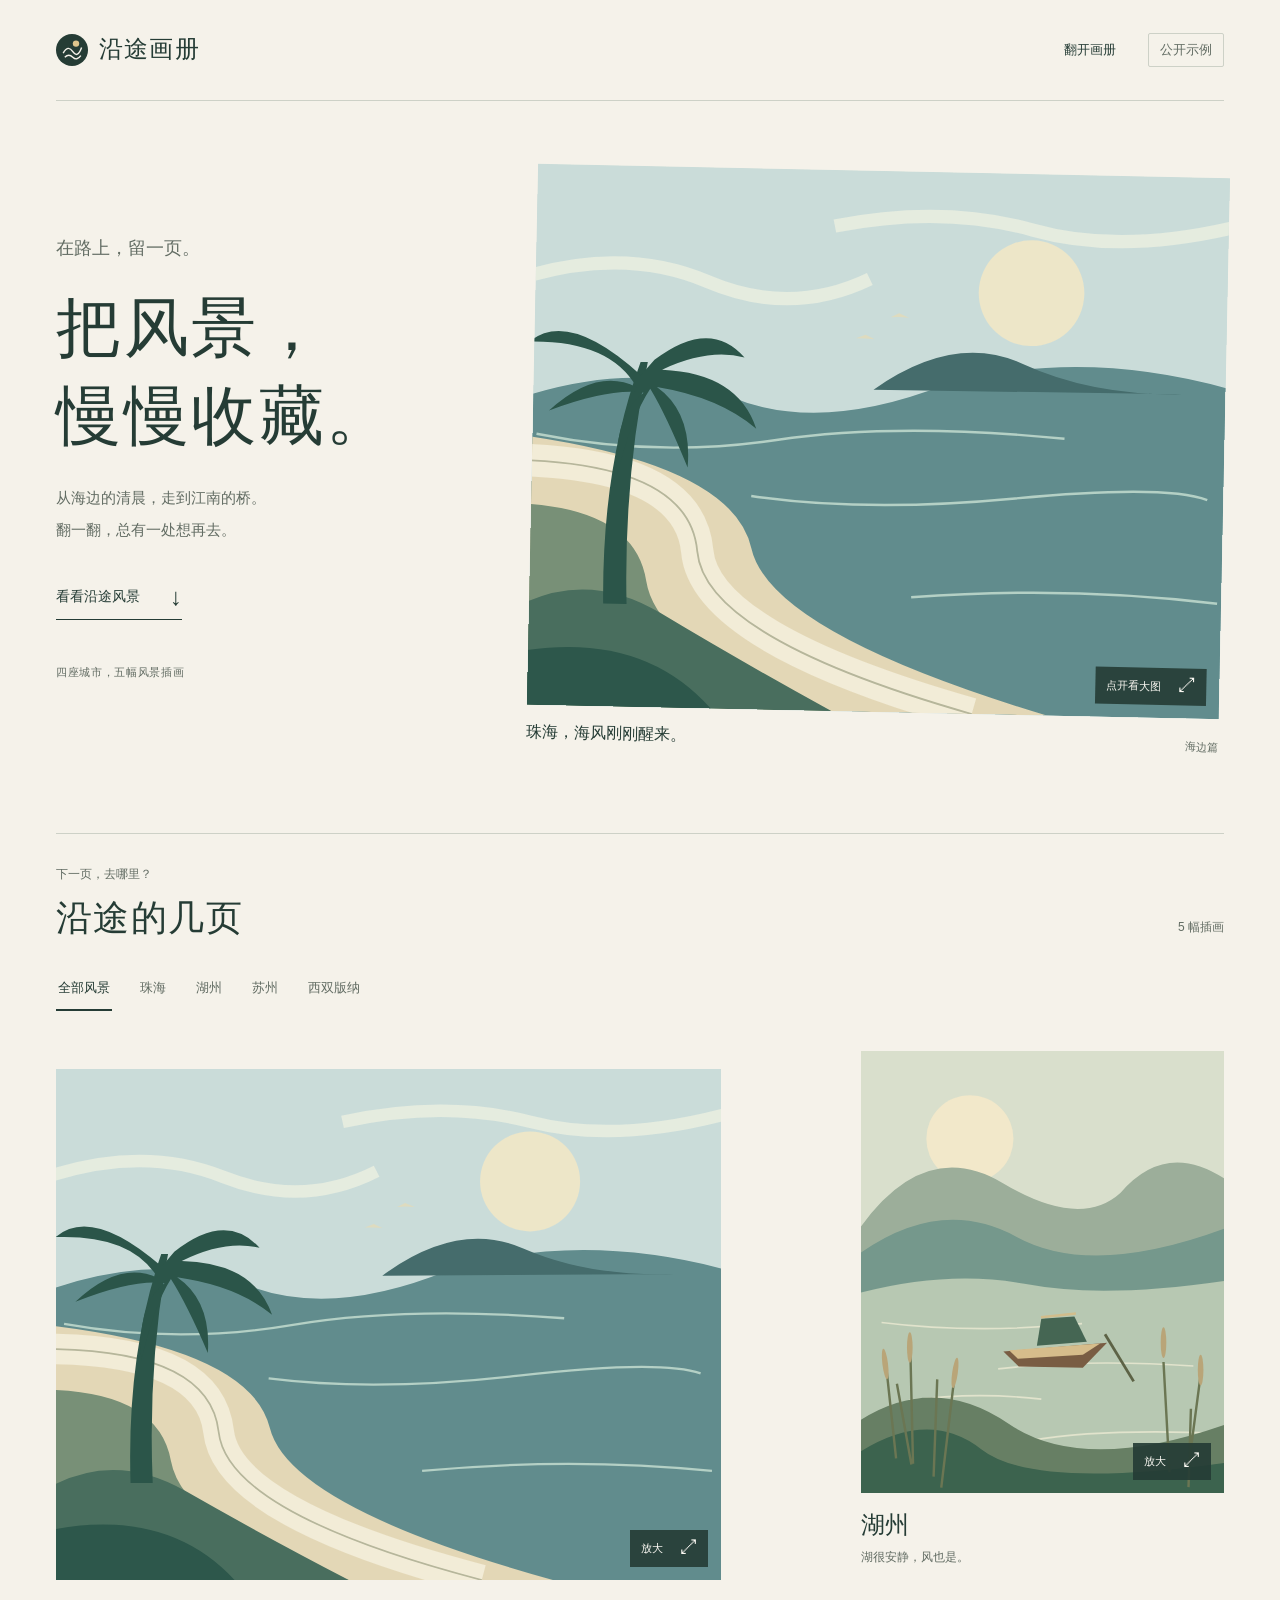
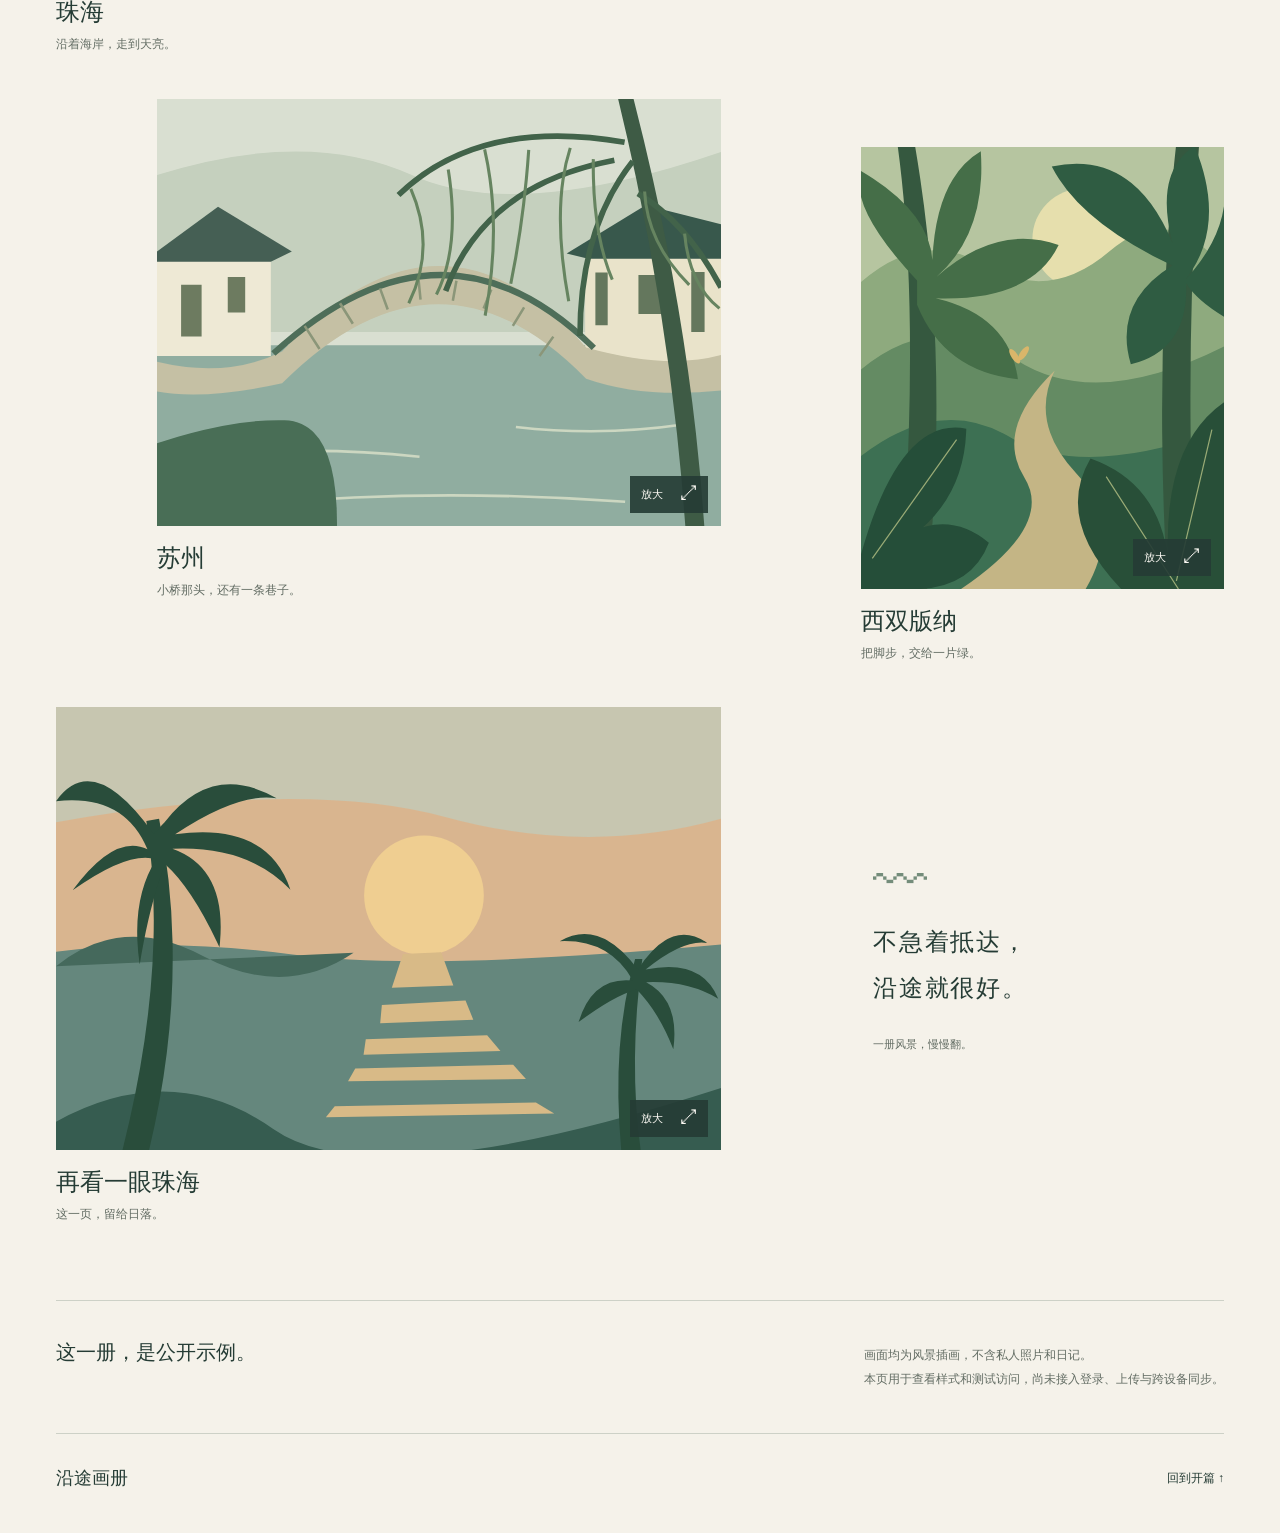
<file: index.html>
<!doctype html>
<html lang="zh-CN">
<head>
  <meta charset="utf-8">
  <meta name="viewport" content="width=device-width, initial-scale=1, viewport-fit=cover">
  <meta name="theme-color" content="#F5F2EA">
  <meta name="description" content="沿途画册的公开样式示例。翻阅四座城市的风景插画。">
  <meta name="robots" content="noindex, nofollow">
  <meta http-equiv="Content-Security-Policy" content="default-src 'self'; script-src 'self'; style-src 'self'; img-src 'self'; connect-src 'none'; font-src 'none'; object-src 'none'; base-uri 'none'; form-action 'none'">
  <title>沿途画册 · 公开示例</title>
  <link rel="icon" href="./assets/mark.svg" type="image/svg+xml">
  <link rel="stylesheet" href="./styles.css">
  <script src="./app.js" defer></script>
</head>
<body>
  <a class="skip-link" href="#collection">跳到城市画册</a>
  <div class="page">
    <header class="masthead">
      <a class="brand" href="./index.html" aria-label="沿途画册首页"><img src="./assets/mark.svg" width="32" height="32" alt="">沿途画册</a>
      <nav aria-label="主导航"><a href="#collection">翻开画册</a><span class="sample-label">公开示例</span></nav>
    </header>
    <main>
      <section class="opening" aria-labelledby="title">
        <div class="opening-copy">
          <p class="opening-note">在路上，留一页。</p>
          <h1 id="title">把风景，<br>慢慢收藏。</h1>
          <p class="opening-description">从海边的清晨，走到江南的桥。<br>翻一翻，总有一处想再去。</p>
          <a class="opening-link" href="#collection">看看沿途风景 <span aria-hidden="true">↓</span></a>
          <p class="edition">四座城市，五幅风景插画</p>
        </div>
        <figure class="opening-art">
          <button class="art-button" type="button" data-art="zhuhai-morning" data-title="珠海 · 海风刚刚醒来" aria-label="放大珠海海岸插画">
            <img src="./assets/zhuhai-morning.svg" width="1200" height="900" alt="清晨的珠海海岸，薄云、海岛与沿岸小路" fetchpriority="high">
            <span class="image-hint">点开看大图 <span aria-hidden="true">⤢</span></span>
          </button>
          <figcaption><span>珠海，海风刚刚醒来。</span><small>海边篇</small></figcaption>
        </figure>
      </section>
      <section id="collection" class="collection" aria-labelledby="collection-title">
        <div class="collection-heading"><div><p>下一页，去哪里？</p><h2 id="collection-title">沿途的几页</h2></div><span id="result-count" aria-live="polite">5 幅插画</span></div>
        <div class="filters" role="group" aria-label="按城市筛选插画">
          <button type="button" data-city="all" aria-pressed="true">全部风景</button>
          <button type="button" data-city="珠海" aria-pressed="false">珠海</button>
          <button type="button" data-city="湖州" aria-pressed="false">湖州</button>
          <button type="button" data-city="苏州" aria-pressed="false">苏州</button>
          <button type="button" data-city="西双版纳" aria-pressed="false">西双版纳</button>
        </div>
        <div class="gallery">
          <figure class="folio folio-wide" data-place="珠海">
            <button class="art-button" type="button" data-art="zhuhai-morning" data-title="珠海 · 海风刚刚醒来" aria-label="放大珠海海岸插画"><img src="./assets/zhuhai-morning.svg" width="1200" height="900" loading="lazy" alt="清晨海岸上，弯曲的步道通往远处的海岛"><span class="image-hint">放大 <span aria-hidden="true">⤢</span></span></button>
            <figcaption><h3>珠海</h3><p>沿着海岸，走到天亮。</p></figcaption>
          </figure>
          <figure class="folio folio-lake" data-place="湖州">
            <button class="art-button" type="button" data-art="huzhou-lake" data-title="湖州 · 湖面上的慢时光" aria-label="放大湖州湖景插画"><img src="./assets/huzhou-lake.svg" width="900" height="1100" loading="lazy" alt="湖州的湖面与远山，一艘木船停在芦苇旁"><span class="image-hint">放大 <span aria-hidden="true">⤢</span></span></button>
            <figcaption><h3>湖州</h3><p>湖很安静，风也是。</p></figcaption>
          </figure>
          <figure class="folio folio-bridge" data-place="苏州">
            <button class="art-button" type="button" data-art="suzhou-bridge" data-title="苏州 · 走过一座小桥" aria-label="放大苏州水乡插画"><img src="./assets/suzhou-bridge.svg" width="1100" height="850" loading="lazy" alt="苏州水乡的拱桥、白墙黛瓦与垂柳倒影"><span class="image-hint">放大 <span aria-hidden="true">⤢</span></span></button>
            <figcaption><h3>苏州</h3><p>小桥那头，还有一条巷子。</p></figcaption>
          </figure>
          <figure class="folio folio-jungle" data-place="西双版纳">
            <button class="art-button" type="button" data-art="banna-jungle" data-title="西双版纳 · 走进绿色里" aria-label="放大西双版纳雨林插画"><img src="./assets/banna-jungle.svg" width="900" height="1100" loading="lazy" alt="热带雨林里的高大树木、棕榈与被阳光照亮的小路"><span class="image-hint">放大 <span aria-hidden="true">⤢</span></span></button>
            <figcaption><h3>西双版纳</h3><p>把脚步，交给一片绿。</p></figcaption>
          </figure>
          <figure class="folio folio-evening" data-place="珠海">
            <button class="art-button" type="button" data-art="zhuhai-evening" data-title="珠海 · 赶上一场日落" aria-label="放大珠海日落插画"><img src="./assets/zhuhai-evening.svg" width="1200" height="800" loading="lazy" alt="橘色的落日与海面倒影，岸边有棕榈树的剪影"><span class="image-hint">放大 <span aria-hidden="true">⤢</span></span></button>
            <figcaption><h3>再看一眼珠海</h3><p>这一页，留给日落。</p></figcaption>
          </figure>
          <aside class="margin-note"><span aria-hidden="true">〰</span><p>不急着抵达，<br>沿途就很好。</p><small>一册风景，慢慢翻。</small></aside>
        </div>
        <noscript><p class="noscript-note">所有插画已显示。开启 JavaScript 后可以按城市筛选和放大查看。</p></noscript>
      </section>
      <section class="preview-note" aria-labelledby="preview-title"><h2 id="preview-title">这一册，是公开示例。</h2><p>画面均为风景插画，不含私人照片和日记。<br>本页用于查看样式和测试访问，尚未接入登录、上传与跨设备同步。</p></section>
    </main>
    <footer><span>沿途画册</span><a href="#title">回到开篇 ↑</a></footer>
  </div>
  <dialog id="viewer" aria-labelledby="viewer-title">
    <div class="viewer-top"><h2 id="viewer-title">风景插画</h2><button id="close-viewer" type="button" aria-label="关闭大图">关闭 <span aria-hidden="true">×</span></button></div>
    <img id="viewer-image" width="1200" height="900" alt="">
    <p class="viewer-note">风景插画示例</p>
  </dialog>
</body>
</html>
</file>
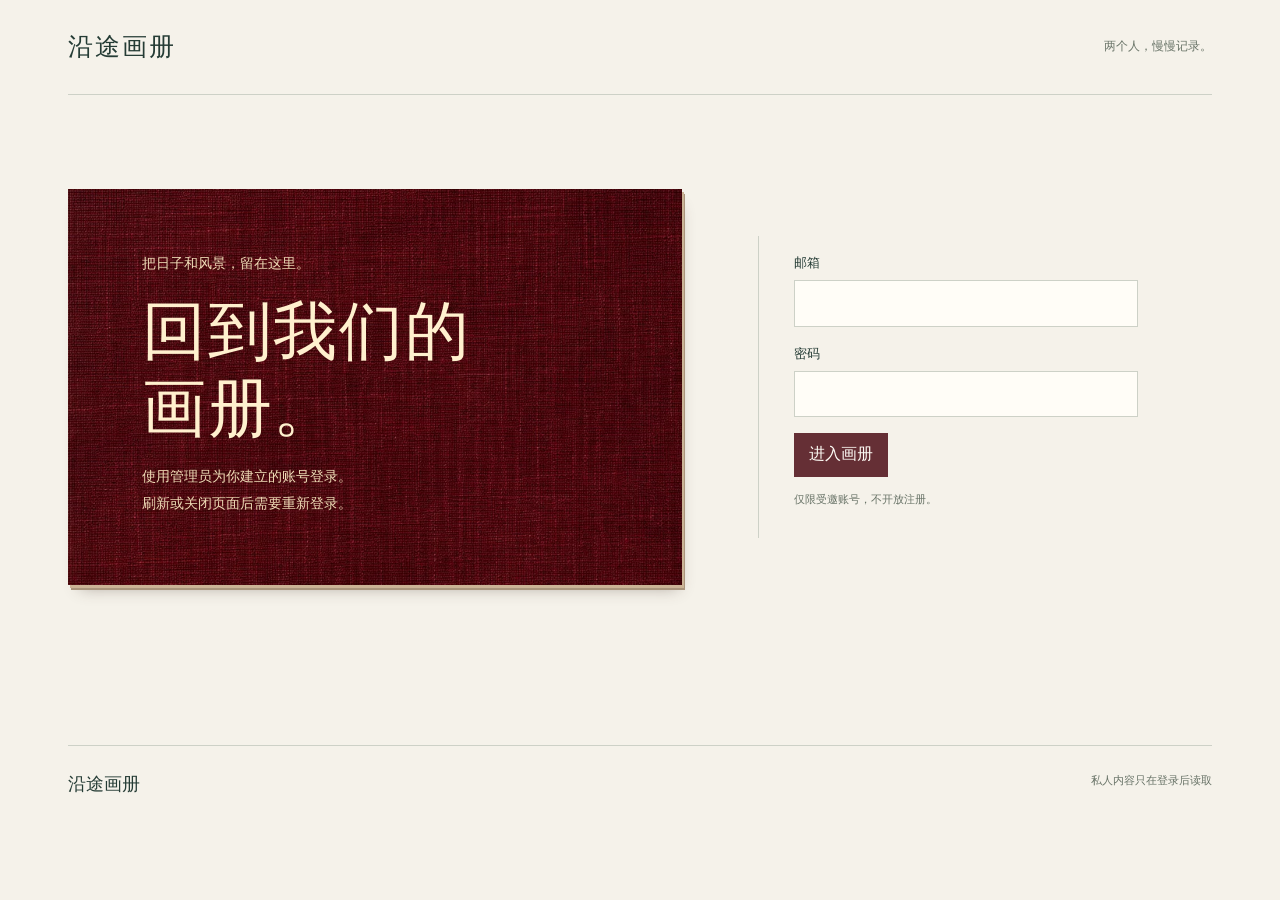
<file: album/index.html>
<!doctype html>
<html lang="zh-CN"><head>
<meta charset="utf-8"><meta name="viewport" content="width=device-width, initial-scale=1, viewport-fit=cover">
<meta name="theme-color" content="#f5f2ea"><meta name="robots" content="noindex,nofollow"><meta name="referrer" content="no-referrer">
<meta http-equiv="Content-Security-Policy" content="default-src 'none'; script-src 'self' 'sha256-fIa8Qp5Zd8d8VQ41H+qjPJ91Xl4OFo8BwIzzTF0XQ4Y='; style-src 'self' 'sha256-AMOrjbcO7VZFXusDMCEj9s4FpHkbb//z67E5ET54gw0='; img-src 'self' blob: data:; frame-src about:; connect-src https://ddzyscymhtgchghepqjr.supabase.co; font-src 'none'; object-src 'none'; base-uri 'none'; form-action 'none'">
<link rel="icon" type="image/webp" href="./cloth-cover.webp"><link rel="stylesheet" href="./paper.css?v=5"><title>沿途画册</title><link rel="stylesheet" href="./styles.css?v=20261119-archive"><link rel="stylesheet" href="./spaces.css?v=1"><link rel="stylesheet" href="./wall.css?v=2"><link rel="stylesheet" href="./month-album.css?v=2"><script type="module" src="./app.js?v=20261119-walls"></script>
</head><body>
<a class="skip" href="#main-content">跳到正文</a><div class="page">
<header><a class="brand" href="./index.html">沿途画册</a><span>两个人，慢慢记录。</span></header>
<main id="main-content" tabindex="-1">
<p id="boot-status" class="boot-status" role="status">正在打开画册，网络较慢时请稍候。<br><a href="./index.html?v=20261113-audit2">长时间没有显示？重新加载</a></p>
<section id="unconfigured" class="welcome" hidden><p class="note">还差一步，故事才会在这里开始。</p><h1>画册尚未连接。</h1><p>登录和同步后台还没有接好。当前页面没有私人内容；接入完成后，只有受邀的两个人可以登录。</p></section>
<section id="login" class="welcome" hidden><div><p class="note">把日子和风景，留在这里。</p><h1>回到我们的画册。</h1><p>使用管理员为你建立的账号登录。<br>刷新或关闭页面后需要重新登录。</p></div><form id="login-form"><label>邮箱<input id="email" type="email" autocomplete="username" required maxlength="254"></label><label>密码<input id="password" type="password" autocomplete="current-password" required maxlength="512"></label><button class="primary" type="submit">进入画册</button><p id="login-status" role="status"></p><p class="fine">仅限受邀账号，不开放注册。</p></form></section>
<section id="album" hidden>
<header class="space-header">
  <a href="#cover" class="space-brand" data-destination="cover" aria-label="返回画册封面"><span class="book-mark" aria-hidden="true"></span>沿途画册</a>
  <nav class="space-nav" aria-label="选择画册空间"><a href="#travel" data-destination="travel">旅行画册</a><a href="#daily" data-destination="daily">日常便签</a><a href="#photos" data-destination="photos">日常相册</a></nav>
  <details id="album-tools"><summary aria-label="画册工具"><span aria-hidden="true">•••</span></summary><div class="tools-menu">
    <span id="identity"></span><button id="original-story" type="button" hidden>重看故事与信</button><button id="refresh" type="button">刷新画册</button><button id="export" type="button">导出备份</button><button id="logout" type="button">退出画册</button><p id="sync-status" role="status"></p>
  </div></details>
</header>
<p id="operation-status" role="status"></p>
<div id="original-recovery" hidden><p id="original-status" role="status"></p><button id="original-retry" type="button">重试加载原画册</button></div>
<section data-space="cover" aria-label="画册封面" tabindex="-1"><div id="original-intro" hidden tabindex="-1"></div></section>
<section id="photo-collection" data-space="travel" tabindex="-1" aria-label="旅行画册" hidden><div id="original-archive" hidden tabindex="-1" data-view="album"></div><details id="travel-records" hidden><summary>旅行记录管理</summary><div id="travel-record-list"></div></details></section>
<section id="journal-start" data-space="daily" tabindex="-1" aria-label="日常便签墙" hidden>
<div class="journal-layout">
  <section class="note-wall" aria-labelledby="journal-title">
    <div class="wall-heading">
      <h2 id="journal-title" tabindex="-1">日常便签墙</h2>
      <button id="new-entry" class="wall-new" type="button">＋ 写便签</button>
    </div>
    <div class="filterbar wall-filter"><label>按城市看<select id="city"><option value="">全部城市</option></select></label><span id="entry-count"></span></div>
    <div class="wall-board">
      <div id="entries" class="entries"></div>
      <button id="empty" class="daily-postcard" type="button" hidden>
        <span class="postcard-picture"></span>
        <span class="postcard-writing"><time class="postmark" aria-hidden="true"></time><span class="postcard-prompt">今天有什么<br>想记住的小事？</span><span class="postcard-action">写第一张便签 ↗</span></span>
      </button>
    </div>
    <nav id="wall-pager" aria-label="翻看便签墙" hidden>
      <button id="wall-newer" type="button">← 更新的便签</button>
      <output id="wall-range" aria-live="polite"></output>
      <button id="wall-older" type="button">更早的便签 →</button>
    </nav>
  </section>
  <div id="original-note" hidden></div>
</div>
</section>
<section id="synced-archive" data-space="photos" hidden aria-label="日常相册，按月翻阅" tabindex="-1"></section>
</section>
<noscript><p>请打开浏览器的 JavaScript，再登录画册。</p></noscript>
</main><footer>沿途画册<span>私人内容只在登录后读取</span></footer></div>
<section id="original-gift" aria-label="原设计故事与信" hidden>
<div class="gift-controls"><button id="original-skip" type="button">进入日记 / 画册</button><button id="original-logout" type="button">退出</button></div>
<div id="original-frame"></div>
</section>
<dialog id="editor" aria-labelledby="editor-title">
<form id="entry-form">
  <div class="dialog-heading"><h2 id="editor-title">写一页</h2><button id="close-editor" type="button">关闭</button></div>
  <div class="letterhead" hidden><time class="postmark"></time><span id="editor-stamp" aria-hidden="true"></span></div>
  <div id="trip-fields" hidden><label>贴到哪个城市<select id="trip-choice"></select></label><label id="trip-name-label">城市名<input id="trip-name" maxlength="30"></label></div>
  <label class="letter-body"><span>想记下什么</span><textarea id="body" rows="5" maxlength="20000" placeholder="今天想记住的是……"></textarea></label>
  <details id="entry-details">
    <summary>标题、日期和城市</summary>
    <label>标题<input id="title" maxlength="100" placeholder="给这一页起个名字，可留空"></label>
    <div class="two-cols"><label>日期（可留空）<input id="day" type="date"></label><label>城市（逗号分隔，最多 8 个）<input id="cities" maxlength="250" placeholder="例如：珠海，苏州"></label></div>
  </details>
  <label class="attach-photos"><span>贴照片</span><input id="files" type="file" accept="image/jpeg,image/png,image/webp" multiple></label>
  <details class="upload-info"><summary>照片格式与大小</summary><p class="fine">每次最多 6 张，每张原文件限 20MB。上传后保存为长边最多 2048 像素的 JPEG，移除拍摄位置等信息，透明区域转白色。原图请自行保留，HEIC 请先转换。</p></details>
  <div id="print-proof" hidden></div><div id="editor-photos" class="editor-photos"></div>
  <p id="save-status" role="alert"></p>
  <div class="writing-footer"><p id="draft-status" role="status"></p><button id="save-entry" class="primary" type="submit">保存这一页</button></div>
</form>
</dialog>
<dialog id="photo-viewer" aria-labelledby="photo-title"><div class="dialog-heading"><h2 id="photo-title" aria-live="polite">画册照片</h2><button id="close-photo" type="button">关闭</button></div><img id="large-photo" alt="画册照片"></dialog>
<dialog id="trip-card" aria-labelledby="trip-card-title">
<div class="card-top"><span>旅行手写卡</span><button id="close-trip-card" type="button">收回纸袋</button></div>
<h2 id="trip-card-title"></h2><div id="card-memories"></div>
<button id="write-trip-card" type="button" class="primary">写一张卡</button>
</dialog>
<dialog id="original-viewer" aria-labelledby="original-photo-title"><div class="dialog-heading"><h2 id="original-photo-title">原旅行照片</h2><button id="original-photo-close" type="button">关闭</button></div><img id="original-photo" alt=""></dialog>
<dialog id="backup" aria-labelledby="backup-title"><div class="dialog-heading"><h2 id="backup-title">导出备份</h2><button id="close-backup" type="button">关闭</button></div><p>日记和照片分开下载。照片分成每份最多 32MB 的 ZIP，点一次下载一份，避免手机内存不足。照片为画册中的压缩版本。</p><p id="backup-status" role="status"></p><button id="download-json" type="button">下载日记 JSON</button><button id="download-photos" type="button" hidden>下载照片</button><div id="backup-link"></div><p class="fine">备份包含私人内容，请保存在自己的设备。导出期间请不要在其他设备修改画册；如果有改动，请重新开始备份。</p></dialog>
</body></html>
</file>
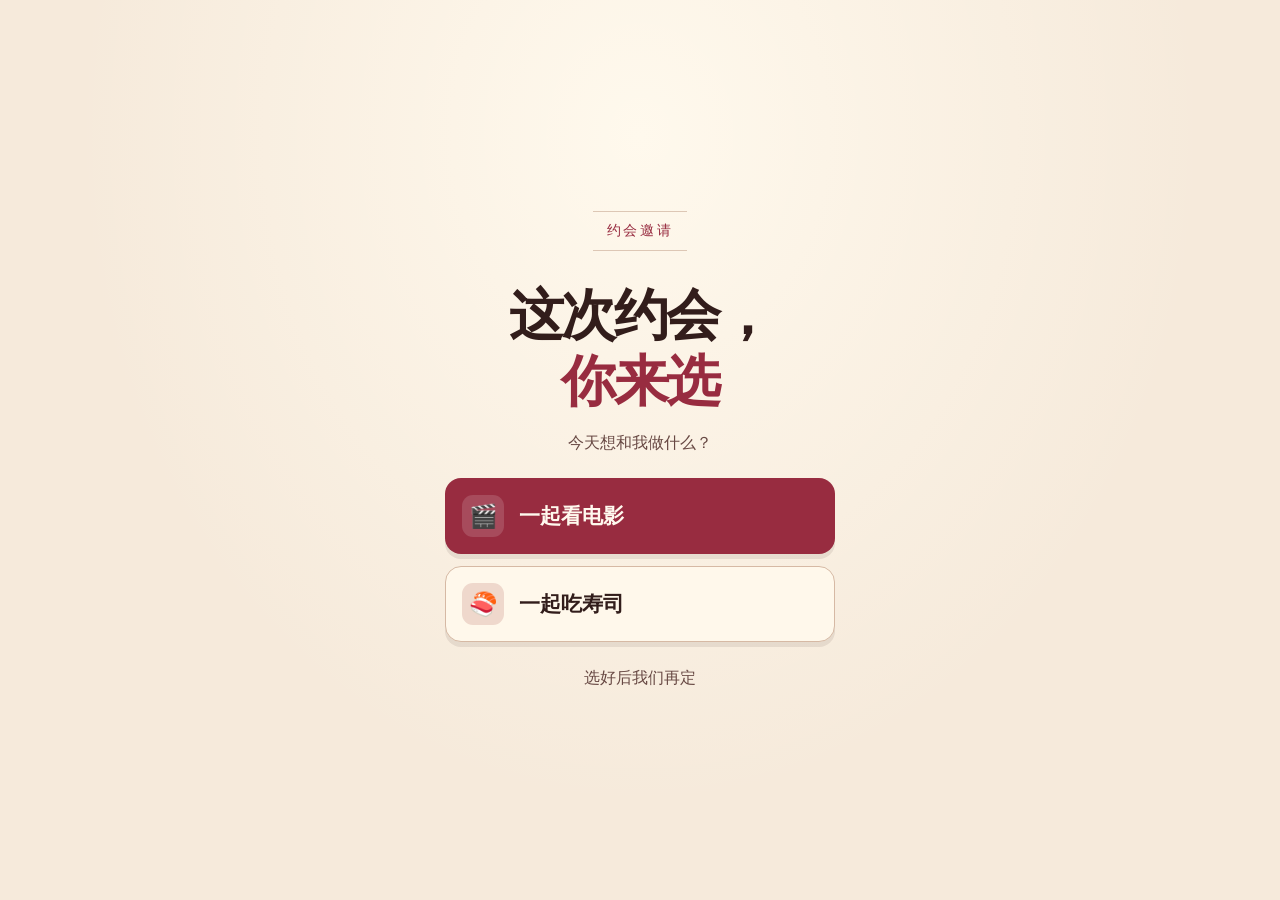
<file: date-invite/index.html>
<!doctype html>
<html lang="zh-CN">
<head>
<meta charset="utf-8">
<meta name="viewport" content="width=device-width, initial-scale=1">
<meta name="robots" content="noindex, nofollow">
<meta name="theme-color" content="#f6eadb">
<title>这次约会，你来选</title>
<style>
*{box-sizing:border-box}
[hidden]{display:none!important}
:root{color-scheme:light;--paper:#f6eadb;--ink:#321d1b;--red:#982c40;--line:#ddc7b5}
body{margin:0;min-height:100vh;min-height:100svh;display:grid;place-items:center;padding:24px 22px;background:radial-gradient(ellipse at 50% 15%,#fff9ed,transparent 62%),var(--paper);color:var(--ink);font-family:"PingFang SC","Noto Sans CJK SC","Microsoft YaHei",sans-serif}
main{width:min(100%,390px);text-align:center}
.brand{margin:0 auto 32px;display:inline-block;color:var(--red);font-size:14px;letter-spacing:.18em;border-block:1px solid var(--line);padding:10px 14px}
h1,h2,p{margin:0}
h1,h2{font-family:"Songti SC","Noto Serif CJK SC","SimSun",serif;font-weight:800}
h1{font-size:clamp(38px,11vw,55px);line-height:1.2;letter-spacing:-.045em}
h1 span{display:block;color:var(--red)}
.intro{margin:18px 0 24px;font-size:16px;color:#674843}
.choices{display:grid;gap:12px}
button{cursor:pointer;font:inherit;touch-action:manipulation}
.choice{display:flex;align-items:center;text-align:left;gap:15px;min-height:76px;padding:12px 16px;border:1px solid transparent;border-radius:16px;font-size:21px;font-weight:700;box-shadow:0 5px 0 #321d1b17}
.choice:active{transform:translateY(2px);box-shadow:0 3px 0 #321d1b17}
.cinema{background:var(--red);color:#fff9ee}
.sushi{background:#fff8eb;border-color:#d6b9a4;color:var(--ink)}
.icon{display:grid;place-items:center;width:42px;height:42px;flex:none;background:#ffffff25;border-radius:11px;font-size:23px}
.sushi .icon{background:#efd8cc}
.foot{margin:26px auto 0;color:#674843;font-size:16px}
.card{overflow:hidden;border-radius:18px;box-shadow:0 14px 36px #3b171a26;background:#fff8eb;text-align:left}
.card:focus{outline:none}
.card:focus-visible{outline:2px solid var(--ink);outline-offset:5px}
.card.reveal{animation:reveal .48s cubic-bezier(.2,.8,.25,1) both;transform-origin:50% 5%}
@keyframes reveal{from{opacity:.35;transform:perspective(750px) rotateX(-42deg) translateY(17px) scale(.94)}to{opacity:1;transform:none}}
.poster{position:relative;overflow:hidden;padding:25px 24px 28px;color:#fff8eb;background:#91283c;text-align:center}
.poster small{font-size:15px;letter-spacing:.15em}
.poster h2{margin:5px 0 16px;font-size:48px;line-height:1.12;letter-spacing:.02em}
.poster p{font-size:20px;font-weight:700}
.poster .art{display:grid;place-items:center;width:96px;height:96px;margin:0 auto 14px;border-radius:50%;background:#ffdec6;color:#5b2131;font-size:50px;box-shadow:0 0 0 7px #ffffff24,0 0 0 16px #ffffff12}
.menu .poster{background:#354c37}
.menu .art{background:#f5e2bf}
.stub{position:relative;border-top:2px dashed #bb9386;padding:20px 24px}
.stub::before,.stub::after{content:"";position:absolute;top:-10px;width:17px;height:17px;border-radius:50%;background:var(--paper)}
.stub::before{left:-9px}.stub::after{right:-9px}
dl{display:grid;gap:10px;margin:0}
dl div{display:flex;justify-content:space-between;font-size:16px}
dt{color:#674843}
dd{margin:0;font-weight:700}
.stub p{border-top:1px solid var(--line);margin-top:16px;padding-top:14px;font-size:17px;font-weight:700;color:var(--red);text-align:center}
.back{margin-top:17px;padding:10px 20px;min-height:44px;border:1px solid var(--line);border-radius:999px;background:#fff8eb;color:var(--ink);font-size:16px}
@media (max-height:660px){body{padding-block:15px}.brand{margin-bottom:20px}.poster{padding-block:16px}.poster .art{width:72px;height:72px;font-size:40px}}
@media (prefers-reduced-motion:reduce){.card.reveal{animation:none}}
</style>
</head>
<body>
<main>
<p class="brand">约会邀请</p>
<section id="home" aria-labelledby="title">
<h1 id="title">这次约会，<span>你来选</span></h1>
<p class="intro">今天想和我做什么？</p>
<div class="choices">
<button class="choice cinema" type="button" data-choice="movie"><span class="icon" aria-hidden="true">🎬</span><span class="choice-label">一起看电影</span></button>
<button class="choice sushi" type="button" data-choice="menu"><span class="icon" aria-hidden="true">🍣</span><span class="choice-label">一起吃寿司</span></button>
</div>
<p class="foot">选好后我们再定</p>
</section>
<section id="result" hidden>
<article id="card" class="card" tabindex="-1" aria-labelledby="result-title">
<header class="poster">
<small>这次就选</small>
<h2 id="result-title"></h2>
<div class="art" aria-hidden="true"></div>
<p id="picked"></p>
</header>
<div class="stub">
<dl>
<div><dt id="detail-label"></dt><dd>待定</dd></div>
<div><dt>时间</dt><dd>待定</dd></div>
</dl>
<p>选好后我们再定</p>
</div>
</article>
<button class="back" type="button">重新选</button>
</section>
</main>
<script>
const options = {
  movie: { title: '电影票', label: '片名', icon: '🎟️' },
  menu: { title: '寿司菜单', label: '店名', icon: '🍣' }
};
const home = document.querySelector('#home');
const result = document.querySelector('#result');
const card = document.querySelector('#card');
let lastChoice;
for (const button of home.querySelectorAll('button')) {
  button.addEventListener('click', () => {
    lastChoice = button;
    const key = button.dataset.choice;
    const option = options[key];
    document.querySelector('#result-title').textContent = option.title;
    document.querySelector('#picked').textContent = button.querySelector('.choice-label').textContent;
    document.querySelector('#detail-label').textContent = option.label;
    card.querySelector('.art').textContent = option.icon;
    card.classList.toggle('menu', key === 'menu');
    home.hidden = true;
    result.hidden = false;
    card.classList.add('reveal');
    card.focus({ preventScroll: true });
  });
}
document.querySelector('.back').addEventListener('click', () => {
  result.hidden = true;
  card.classList.remove('reveal');
  home.hidden = false;
  lastChoice.focus({ preventScroll: true });
});
</script>
</body>
</html>
</file>
<file: styles.css>
:root{--paper:#f5f2ea;--ink:#253c35;--muted:#626c63;--sea:#285866;--line:#cdd1c7;--light:#fbf9f3;--serif:"Songti SC","Noto Serif CJK SC","SimSun",serif;--sans:-apple-system,BlinkMacSystemFont,"PingFang SC","Microsoft YaHei",sans-serif;color:var(--ink);background:var(--paper);font-family:var(--sans);font-synthesis:none;scroll-behavior:smooth}
*{box-sizing:border-box}body{margin:0}button,a{-webkit-tap-highlight-color:transparent}button{font:inherit;cursor:pointer}a{color:inherit;text-underline-offset:5px}button:focus-visible,a:focus-visible{outline:3px solid var(--sea);outline-offset:5px}[hidden]{display:none!important}h1,h2,h3,p,figure{margin:0}img{display:block;max-width:100%}.page{width:min(1360px,calc(100% - 112px));margin:auto}.skip-link{position:fixed;top:-100px;left:20px;z-index:5;padding:12px;background:var(--light)}.skip-link:focus{top:12px}.masthead{display:flex;align-items:center;justify-content:space-between;padding:28px 0;border-bottom:1px solid var(--line)}.brand{display:flex;align-items:center;gap:11px;text-decoration:none;font:24px/1.3 var(--serif);letter-spacing:.05em}.masthead nav{display:flex;align-items:center;gap:32px;font-size:13px}.masthead nav a{text-decoration:none;min-height:44px;display:flex;align-items:center}.sample-label{color:var(--muted);padding:7px 11px;border:1px solid var(--line);border-radius:2px}.opening{display:grid;grid-template-columns:.76fr 1.24fr;align-items:center;gap:52px;padding:70px 0 82px}.opening-copy{padding-bottom:6px}.opening-note{font:18px/1.5 var(--serif);color:var(--muted)}h1{font:400 clamp(42px,5.1vw,72px)/1.35 var(--serif);letter-spacing:.04em;margin:22px 0}.opening-description{font-size:15px;line-height:2.1;color:var(--muted)}.opening-link{display:inline-flex;align-items:center;gap:30px;margin-top:29px;min-height:46px;text-decoration:none;border-bottom:1px solid var(--ink);font-size:14px}.opening-link span{font-size:24px}.edition{font-size:11px;color:var(--muted);margin-top:45px;letter-spacing:.06em}.opening-art{transform:rotate(1.2deg)}.art-button{position:relative;border:0;padding:0;background:#d5e2dc;display:block;width:100%;overflow:hidden;text-align:left;color:var(--light)}.art-button img{width:100%;height:100%;object-fit:cover;transition:transform .4s ease}.art-button:hover img{transform:scale(1.025)}.image-hint{position:absolute;right:13px;bottom:13px;display:flex;align-items:center;gap:16px;background:#253c35e8;padding:8px 11px;font-size:11px}.image-hint span{font-size:18px}.opening-art>.art-button{aspect-ratio:1.28}.opening-art figcaption{display:flex;align-items:baseline;justify-content:space-between;gap:14px;margin-top:15px;font:16px/1.5 var(--serif)}.opening-art figcaption small{font:11px/1.5 var(--sans);color:var(--muted);white-space:nowrap}.collection{scroll-margin-top:25px;padding-top:32px;border-top:1px solid var(--line)}.collection-heading{display:flex;align-items:flex-end;justify-content:space-between;gap:20px}.collection-heading p{font-size:12px;color:var(--muted);margin-bottom:10px}.collection-heading h2{font:400 36px/1.4 var(--serif);letter-spacing:.04em}.collection-heading>span{font-size:12px;color:var(--muted);padding-bottom:7px}.filters{display:flex;gap:8px 26px;flex-wrap:wrap;margin:24px 0 40px}.filters button{border:0;border-bottom:2px solid transparent;background:transparent;color:var(--muted);padding:10px 2px;min-height:44px;font-size:13px}.filters button[aria-pressed=true]{color:var(--ink);border-color:var(--ink)}.gallery{display:grid;grid-template-columns:repeat(12,minmax(0,1fr));gap:44px 40px;align-items:start}.folio h3{font:400 24px/1.5 var(--serif)}.folio figcaption{margin-top:14px}.folio figcaption p{font-size:12px;color:var(--muted);line-height:1.7;margin-top:4px}.folio .art-button{aspect-ratio:1.3}.folio-wide{grid-column:1/8;padding-top:18px}.folio-lake{grid-column:9/13}.folio-lake .art-button{aspect-ratio:.82}.folio-bridge{grid-column:2/8}.folio-bridge .art-button{aspect-ratio:1.32}.folio-jungle{grid-column:9/13;padding-top:48px}.folio-jungle .art-button{aspect-ratio:.82}.folio-evening{grid-column:1/8}.folio-evening .art-button{aspect-ratio:1.5}.margin-note{grid-column:9/13;align-self:center;padding:15px 0 45px 12px}.margin-note>span{font-size:54px;color:#748d7b}.margin-note p{font:24px/1.9 var(--serif);letter-spacing:.07em;margin:8px 0 22px}.margin-note small{font-size:11px;color:var(--muted)}.gallery.filtered{grid-template-columns:repeat(2,minmax(0,1fr))}.gallery.filtered .folio{grid-column:auto;padding-top:0}.gallery.filtered .folio .art-button{aspect-ratio:1.3}.gallery.filtered .margin-note{display:none}.preview-note{border-top:1px solid var(--line);margin-top:75px;padding:34px 0 42px;display:flex;align-items:baseline;justify-content:space-between;gap:32px}.preview-note h2{font:400 20px/1.7 var(--serif)}.preview-note p{font-size:12px;line-height:2;color:var(--muted)}footer{display:flex;align-items:center;justify-content:space-between;padding:23px 0 32px;border-top:1px solid var(--line);font-size:12px}footer span{font:18px/1.5 var(--serif)}footer a{display:flex;align-items:center;min-height:44px;text-decoration:none}.noscript-note{font-size:13px;padding-top:20px;color:var(--muted)}dialog{border:0;padding:20px;background:var(--paper);color:var(--ink);max-width:min(1100px,94vw);max-height:94svh;overflow:auto}dialog::backdrop{background:#10251de6}.viewer-top{display:flex;justify-content:space-between;align-items:center;gap:20px;padding-bottom:14px}.viewer-top h2{font:400 20px/1.5 var(--serif)}.viewer-top button{display:flex;align-items:center;gap:12px;min-height:44px;padding:8px 10px;border:1px solid var(--line);background:transparent;color:var(--ink);font-size:13px}.viewer-top button span{font-size:25px;line-height:1}#viewer-image{max-height:calc(90svh - 120px);width:auto;height:auto;max-width:100%;margin:auto}.viewer-note{font-size:11px;text-align:center;color:var(--muted);padding-top:12px}body.viewing{overflow:hidden}
@media(min-width:1600px){.opening{gap:80px}.page{width:min(1360px,calc(100% - 160px))}}
@media(max-width:900px){.page{width:calc(100% - 64px)}.opening{gap:30px;padding:50px 0 60px}.opening-description{font-size:13px}.opening-note{font-size:15px}.edition{margin-top:25px}.gallery{gap:36px 25px}.folio-wide{grid-column:1/8}.folio-lake{grid-column:8/13}.folio-bridge{grid-column:1/8}.folio-jungle{grid-column:8/13}.folio-evening{grid-column:1/8}.margin-note{grid-column:8/13;padding-left:0}.preview-note{display:block}.preview-note p{margin-top:12px}.opening-art figcaption{font-size:14px}}
@media(max-width:600px){.page{width:calc(100% - 40px)}.masthead{padding:17px 0}.brand{font-size:21px;gap:8px}.brand img{width:28px;height:28px}.masthead nav{gap:15px;font-size:11px}.sample-label{font-size:10px;padding:5px 7px}.opening{display:flex;flex-direction:column;gap:30px;align-items:stretch;padding:38px 0 44px}.opening-copy{position:relative;padding:0}.opening-note{font-size:14px}h1{font-size:46px;line-height:1.3;margin:15px 0 17px}.opening-description{font-size:13px;line-height:1.9}.opening-link{margin-top:16px;gap:40px}.edition{position:absolute;right:0;bottom:10px;max-width:92px;text-align:right;line-height:1.8;margin:0;font-size:10px}.opening-art{transform:rotate(.8deg);margin:0 2px}.opening-art>.art-button{aspect-ratio:1.25}.opening-art figcaption{font-size:14px;margin-top:12px}.image-hint{font-size:10px;right:10px;bottom:10px;padding:5px 8px;gap:8px}.collection{padding-top:27px}.collection-heading h2{font-size:29px}.collection-heading p{font-size:11px}.collection-heading>span{font-size:11px}.filters{gap:5px 19px;margin:18px 0 23px}.filters button{font-size:12px}.gallery,.gallery.filtered{grid-template-columns:repeat(2,minmax(0,1fr));gap:28px 17px}.folio-wide,.folio-evening{grid-column:1/-1!important;padding:0}.folio-lake,.folio-jungle,.folio-bridge{grid-column:auto;padding:0}.folio-bridge{padding-top:33px}.folio-jungle{grid-column:1/2}.folio figcaption{margin-top:10px}.folio h3{font-size:22px}.folio figcaption p{font-size:11px;line-height:1.8}.folio-bridge .art-button,.folio-lake .art-button,.folio-jungle .art-button{aspect-ratio:.8}.folio-evening{grid-row:4}.margin-note{grid-column:2;grid-row:3;padding:25px 0 0;align-self:center}.margin-note>span{font-size:38px}.margin-note p{font-size:18px;line-height:1.9;letter-spacing:0;margin-bottom:14px}.margin-note small{font-size:10px}.gallery.filtered .folio{grid-column:auto!important;grid-row:auto!important;padding-top:0}.gallery.filtered .folio:only-of-type{grid-column:1/-1!important}.gallery.filtered .folio .art-button{aspect-ratio:.9}.preview-note{margin-top:43px;padding:25px 0 28px}.preview-note h2{font-size:19px}.preview-note p{font-size:11px;line-height:1.9}.viewer-top h2{font-size:16px}dialog{padding:12px;max-width:96vw}.viewer-top{gap:12px}.viewer-top button{white-space:nowrap;font-size:12px}}
@media(prefers-reduced-motion:reduce){:root{scroll-behavior:auto}.art-button img{transition:none}}
</file>
<file: album/paper.css>
#album .folio-title {padding:0 0 1.1rem}
#album .folio-title h2 {font-size:clamp(32px,4.2vw,54px);letter-spacing:.06em}
#album .folio-title p {margin:.1rem 0 0}
.scrapbook {max-width:1080px;margin:auto}
.linen-table {position:relative;aspect-ratio:3/2;background:#e2d6c2 url(./linen-book.webp) center/100% 100%;container-type:inline-size}
.book-desk {position:absolute;inset:6.7% 6% 9.5% 5.6%;display:grid;grid-template-columns:1fr 1fr;perspective:1500px;isolation:isolate;touch-action:pan-y pinch-zoom;user-select:none}
.scrap-page {position:relative;min-width:0;height:100%;overflow:hidden;color:#eee9dc}
.scrap-page[hidden],#entry-form [hidden] {display:none!important}
#album .scrap-page .folio-photo,.blank-print,.pasted-print {
  position:absolute;box-sizing:border-box;display:flex;flex-direction:column;align-items:stretch;
  margin:0;padding:1.4%;width:67%;height:auto;left:7%;top:12%;aspect-ratio: .75;
  transform:rotate(-4deg);background:#f0eee6;color:#403d35;border:0;border-radius:1px;
  box-shadow:.3px .9px 1px #100d0973,2px 4px 5px -3px #100d09ab;
}
#album .scrap-page .folio-photo .folio-image,.pasted-print .folio-image {
  position:relative;flex:1;min-height:0;width:100%;margin:0;padding:0;aspect-ratio:auto;border:none;
  border-radius:0;overflow:hidden;background:#252622;cursor:zoom-in;color:#f2eee3;
}
#album .scrap-page .folio-image img,.pasted-print>img {width:100%;height:100%;object-fit:cover;display:block}
#album .scrap-page .folio-image img[hidden] {display:none}
#album .scrap-page .folio-image::after {content:'';position:absolute;inset:0;background:linear-gradient(129deg,#ffffff12,transparent 42%,#ffffff04);pointer-events:none}
#album .hero .folio-photo figcaption {position:absolute;top:103%;left:1%;color:#d6cebc;letter-spacing:.12em;transform:rotate(1deg)}
#album .scrap-page figcaption,.blank-caption,.trip-slip,.note-card,.pocket-front {
  font:400 clamp(13px,1.9cqw,23px)/1.38 "Journal Hand","Kaiti SC",STKaiti,serif;
}
#album .scrap-page figcaption,.pasted-print figcaption {padding:1.7% 1%;color:#39352b;overflow-wrap:anywhere}
#album .scrap-page .folio-photo::before,.blank-print::before {
  content:'';position:absolute;z-index:2;left:32%;top:-2.8%;width:34%;height:7%;
  background:linear-gradient(102deg,#e3cf9e91,#ede2c1af 64%,#d4c9a399);transform:rotate(3deg);
  clip-path:polygon(1% 0,99% 0,98% 15%,100% 29%,98% 48%,100% 66%,98% 86%,99% 100%,0 98%,2% 75%,0 64%,1.5% 41%,0 24%);
}
#album .creek .folio-photo {width:53%;left:12%;top:26%;transform:rotate(5deg);padding:1.3% 1.3% 0;aspect-ratio:.71}
#album .creek figcaption {padding:2% 4% 4%;text-align:center}
#album .hero .suzhou-photo {transform:rotate(2deg);left:16%;top:20%;width:59%}
#album .hero .banna-photo {top:10%;width:65%;transform:rotate(-2deg)}
#album .hero .huzhou-photo {top:18%;width:62%;left:12%}
.blank-print {left:22%;top:19%;width:55%;aspect-ratio:.82;padding:2%;transform:rotate(3deg);cursor:pointer}
.blank-window {flex:1;display:grid;place-items:center;background:linear-gradient(128deg,#292b29,#191b1a);color:#c9c9bc;font:300 25px/1 system-ui}
.blank-caption {padding:.6em 0 .35em;text-align:center}
.final .blank-print {top:30%;width:58%;left:21%;transform:rotate(-3deg)}
.trip-slip {position:absolute;left:24%;top:49%;color:#d5c8aa;transform:rotate(-3deg);border-bottom:1px solid #8b847555;padding:.35em 1.4em}
.paper-pocket {position:absolute;right:7%;bottom:6%;width:40%;height:21%;transform:rotate(-6deg);color:#41382c}
.note-card,.pocket-front {position:absolute;width:100%;border:0;border-radius:0;cursor:pointer;text-align:left}
.note-card {inset:0 5% auto;width:90%;height:92%;padding:6% 8%;color:#4f473b;background:repeating-linear-gradient(0deg,#b6a98b2b 0 1px,transparent 1px 1.4em),#e6deca;box-shadow:1px 2px 3px #15110b75;transform:rotate(3deg);transition:transform .35s;text-overflow:ellipsis;overflow:hidden}
.note-card small {display:block;font:inherit;font-size:.72em;margin-bottom:.3em}
.note-card span {display:block;font-size:.78em;white-space:pre-line}
.pulled .note-card {transform:translateY(-60%) rotate(-3deg)}
.pocket-front {inset:auto 0 0;height:68%;padding:11% 7% 2%;font-size:clamp(11px,1.25cqw,17px);color:#4e3b29;background:linear-gradient(155deg,#dcc59c 0%,#c7a57a 57%,#b4956e);border-top:2px solid #e5d0aa;border-bottom:1px solid #a98b61;box-shadow:1px 2px 2px #100e0c66;clip-path:polygon(0 4%,8% 7%,17% 3%,25% 7%,47% 3%,61% 5%,74% 1%,88% 5%,100% 2%,100% 100%,0 100%)}
.book-nav {display:flex;align-items:center;justify-content:space-between;gap:12px;margin:6px 0;color:#493c30}
.book-nav button {padding:6px 14px;min-height:44px;background:transparent;font:inherit;color:inherit;border:0;cursor:pointer}
.book-nav button:disabled {opacity:.4}
.book-nav output {font:italic 16px Georgia,serif}
.curl-layer {position:absolute;inset:0;z-index:5;pointer-events:none;transform-style:preserve-3d}
.curl-layer::before {content:'';position:absolute;inset:0;background:linear-gradient(90deg,transparent,#000 45%,transparent);opacity:var(--cast,0)}
.curl-strip {position:absolute;left:0;top:0;height:100%;transform-origin:0 50%;transform-style:preserve-3d}
.curl-face {position:absolute;inset:0;overflow:hidden;backface-visibility:hidden}
.curl-face.reverse {transform:rotateY(180deg)}
.curl-face>.scrap-page,.stationary {position:absolute;top:0;height:100%}
.stationary {width:50%}
.curl-layer .scrap-page,.proof-page {background:#272726 url(./linen-book.webp) 10.1% 42%/226.25% 119.33%}
.curl-layer .right-page {background-position:89% 42%}
.pasted-print {width:71%;top:12%;left:11%;aspect-ratio:.78;padding:1.8%;height:auto}
.pasted-print figcaption {min-height:1.3em;line-height:1.35;font-size:clamp(11px,1.5cqw,18px);overflow-wrap:anywhere;white-space:pre-wrap;max-height:4em;overflow:auto}
.pasted-print img {flex:1;min-height:0}
.detail-print::after {position:absolute;content:'';inset:auto -3% -2% -3%;height:12%;background:linear-gradient(150deg,#dec6a1,#bd976c);clip-path:polygon(0 0,55% 24%,100% 0,100% 100%,0 100%);pointer-events:none}
#trip-fields {display:grid;grid-template-columns:1fr 1fr;gap:12px}
#editor-photos .pending-photo:has(input) {width:min(250px,100%);background:#f1ecdf;padding:9px}
.pending-photo input {width:100%;margin-block:7px}
#editor-photos .pending-photo button {padding:4px 6px;min-height:34px}
#editor-photos .pending-photo:has(input) img {width:100%;height:80px}
.proof-pages {display:grid;grid-template-columns:repeat(2,minmax(0,1fr));gap:2px;margin:8px 0 16px}
.proof-page {position:relative;aspect-ratio: .79;container-type:inline-size}
#original-archive button:focus-visible,.scrapbook button:focus-visible {outline:2px solid #bc953f;outline-offset:2px}
@media(max-width:700px){
 .linen-table {aspect-ratio: .76;background-size:200% 100%;background-position:left}
 .linen-table:has(.book-desk>.right-page:not([hidden])) {background-position:right}
 .book-desk {inset:6.7% 2% 9.5% 10%;grid-template-columns:1fr}
 .linen-table:has(.book-desk>.right-page:not([hidden])) .book-desk {inset-inline:2% 10%}
 .stationary {width:100%}
 .blank-caption {font-size:14px}
}
@media(prefers-reduced-motion:reduce){.note-card {transition:none}}
.paper-pocket .note-card {height:66%;top:-12%;padding:5% 7%;text-align:left}
.paper-pocket.pulled .note-card {height:112%;top:0%;overflow:auto;transform:translateY(-75%) rotate(-3deg)}
 .paper-pocket .pocket-front,.detail-print::after {background:transparent url(./kraft-pocket.webp) center/100% 100% no-repeat;border:0;clip-path:none;box-shadow:none;filter:drop-shadow(1px 2px 1px #100e0c70)}
.paper-pocket .pocket-front {text-align:right;padding-right:11%}
#album .hero .sea-photo figcaption {display:none}

/* Each sheet has one city and a bounded set of evenly spaced prints. */
#album .trip-title {
  position:absolute; top:5%; left:10%; margin:0; max-width:70%;
  color:#eee6d2; font:400 clamp(20px,3cqw,40px)/1.15 "Journal Hand","Kaiti SC",STKaiti,serif;
  overflow:hidden; text-overflow:ellipsis; white-space:nowrap;
}
.trip-page-number {
  position:absolute;right:10%;top:6.5%;color:#d3c8b5;font:italic clamp(11px,1.5cqw,16px) Georgia,serif;
}
.linen-table.thick-book::after {
  content:'';position:absolute;z-index:-1;inset:91% 6% 8.2% 6.3%;border-radius:1% 2% 3% 3%;
  background:repeating-linear-gradient(0deg,#302d26 0 1px,#72634c 1px 2px,#9d8a6c 2px 3px);
  box-shadow:1px 4px 5px #3c33275b;
}
.linen-table {isolation:isolate}
/* Fixed mounting positions let later prints fill the unused corners. */
.city-photo-layout {position:absolute;inset:0;pointer-events:none}
:is(#album,.proof-page) .city-photo-layout .folio-photo {
  position:absolute;inset:auto;left:11%;top:16%;width:56%;height:56%;min-width:0;min-height:0;
  display:flex;flex-direction:column;align-items:stretch;box-sizing:border-box;
  padding:1.15% 1.15% 2.4%;margin:0;aspect-ratio:auto;pointer-events:auto;
  transform:rotate(-2.5deg);background:#f3f0e7;box-shadow:1px 2px 2px #100d0970,3px 5px 5px -4px #18130e;
}
:is(#album,.proof-page) .right-page .city-photo-layout .folio-photo:first-child,
.proof-page.right-page .city-photo-layout .folio-photo:first-child {
  left:15%;top:23%;width:44%;height:47%;transform:rotate(2.6deg);
}
:is(#album,.proof-page) .city-photo-layout .folio-photo:nth-child(2) {
  left:60%;top:74%;width:32%;height:22%;transform:rotate(3deg);
}
:is(#album,.proof-page) .right-page .city-photo-layout .folio-photo:nth-child(2),
.proof-page.right-page .city-photo-layout .folio-photo:nth-child(2) {
  left:66%;top:5%;width:28%;height:26%;transform:rotate(-3deg);
}
:is(#album,.proof-page) .city-photo-layout .folio-photo.landscape {height:auto;aspect-ratio:1.38}
:is(#album,.proof-page) .city-photo-layout .folio-photo .folio-image, .proof-page .folio-photo>img {
  width:100%;flex:1;min-height:0;min-width:0;background:#e9e5dc;
}
:is(#album,.proof-page) .city-photo-layout .folio-photo img {width:100%;height:100%;object-fit:contain;display:block;transform:none}
:is(#album,.proof-page) .city-photo-layout .folio-photo img[hidden] {display:none}
:is(#album,.proof-page) .city-photo-layout .folio-photo figcaption {
  margin:0;padding:1.2% 2% 0;line-height:1.2;text-align:center;max-height:2.5em;overflow:hidden;
  color:#454136;font:400 clamp(11px,1.5cqw,16px)/1.25 "Journal Hand","Kaiti SC",STKaiti,serif;
}
#album .left-page .city-photo-layout .folio-photo:not(.trip-upload) figcaption,.city-photo-layout figcaption:empty {display:none}
@media(min-width:701px) {
  #album .right-page .trip-title,.left-page .trip-page-controls,.right-page .trip-page-number {visibility:hidden}
}
.trip-sheet .blank-print {top:26%;left:17%;width:44%;transform:rotate(2deg)}
.trip-sheet .paper-pocket {right:11%;bottom:6.5%;height:13%;width:35%;z-index:3}
.trip-page-controls {position:absolute;left:7%;bottom:2%;z-index:4}
.trip-text-button {
  min-height:44px;padding:0 8px;border:0;background:transparent;color:#eee5d0;
  font:400 clamp(12px,1.55cqw,17px)/1.25 "Journal Hand","Kaiti SC",STKaiti,serif;
  cursor:pointer;text-decoration:underline;text-decoration-color:#e9dcc470;text-underline-offset:.22em;
}
.proof-page .city-photo-layout {inset:0}
.proof-page {overflow:hidden}
.proof-page.right-page {background-position:89% 42%}
.proof-heading {position:absolute;top:4%;left:10%;margin:0;color:#eee6d2;font-size:12px}
.proof-placeholder {display:grid;place-items:center;flex:1;min-height:0;background:#e8dfca;color:#665942;font-size:11px}
@media(max-width:700px) {
  .linen-table.thick-book::after {inset-inline:9% 0}
  #album .trip-title {font-size:clamp(22px,7cqw,32px)}
  .trip-sheet .paper-pocket {bottom:8%;width:38%}
}

.trip-sheet .blank-print.refill-print {
  left:12%;top:74%;width:34%;height:21%;aspect-ratio:auto;transform:rotate(-3deg);padding:1% 1% .6%;
}
.refill-print .blank-window {font-size:clamp(14px,2.1cqw,20px);background:#373930;color:#d9d6c8}
.refill-print .blank-caption {font-size:clamp(10px,1.1cqw,13px);padding:.3em 0;line-height:1.25}

/* City dividers sit along the edge of the bound pages. */
#album .folio-title {display:flex;align-items:baseline;justify-content:space-between;gap:16px;padding:0 0 7px}
#album .folio-title h2 {font-family:"Songti SC",STSong,serif;font-weight:500;letter-spacing:.025em;color:#39362d}
#album .folio-title p {font:14px/1.5 "Journal Hand","Kaiti SC",serif;color:#655f4e}
.city-tabs {display:flex;justify-content:flex-start;gap:5px;padding:9px 3% 0;overflow-x:auto;scrollbar-width:thin}
.city-tab {min-height:40px;flex:none;padding:6px 16px;border:1px solid #b8a788;border-bottom:0;border-radius:3px 5px 0 0;
  background:#e4d9bc;color:#4a4638;letter-spacing:.05em;font:15px/1.2 "Journal Hand","Kaiti SC",serif;box-shadow:inset 0 -4px 4px -4px #715b39}
.city-tab[aria-current] {background:#71373a;color:#fff3d7;border-color:#71373a;box-shadow:inset 0 1px 0 #b8877955}
.city-tabs .city-tab:focus-visible {outline:2px solid #315e60;outline-offset:-3px}
@media(max-width:700px){.city-tabs {gap:3px;padding-inline:0}.city-tab {padding:5px 11px;font-size:14px}#album .folio-title {padding-inline:0;align-items:flex-end}#album .folio-title p {font-size:12px}}
.trip-sheet .paper-pocket {width:37%;height:15%;bottom:6%;right:8%}
.paper-pocket .note-card {touch-action:none;cursor:grab;color:#3c342a;box-shadow:0 0 0 1px #d9cdb46b,1px 2px 3px #18120a75}
.paper-pocket .note-card.lifting {transition:none;cursor:grabbing;transform:translateY(var(--lift)) rotate(2deg)}
.paper-pocket .note-card small {font-size:clamp(10px,1.35cqw,15px);line-height:1.25}
.paper-pocket .pocket-front {color:#493124;text-shadow:0 1px 0 #f1d1a188}
.pocket-page .paper-pocket {width:50%;height:22%;right:8%;bottom:9%;transform:rotate(-5deg)}
.pocket-page .blank-print {top:15%;left:13%;width:47%;transform:rotate(-4deg)}
</file>
<file: album/styles.css>
:root{--paper:#f5f2ea;--ink:#253c35;--muted:#687367;--line:#cdd1c7;--white:#fffdf7;--sea:#285866;--serif:"Songti SC","SimSun",serif;font-family:-apple-system,BlinkMacSystemFont,"PingFang SC","Microsoft YaHei",sans-serif;color:var(--ink);background:var(--paper)}*{box-sizing:border-box}body{margin:0}[hidden]{display:none!important}button,input,textarea,select{font:inherit}button,a{-webkit-tap-highlight-color:transparent}button{min-height:44px;padding:9px 14px;border:1px solid var(--line);background:transparent;color:var(--ink);cursor:pointer}button:disabled{opacity:.55;cursor:wait}input,textarea,select{display:block;width:100%;padding:11px;border:1px solid var(--line);border-radius:0;background:var(--white);color:var(--ink)}textarea{resize:vertical;line-height:1.8}label{display:block;font-size:13px;line-height:1.7}label>input,label>textarea,label>select{margin-top:6px}a{color:inherit;text-underline-offset:5px}:focus-visible{outline:3px solid var(--sea);outline-offset:4px}h1,h2,h3,p{margin:0}.page{max-width:1240px;padding:0 48px;margin:auto}header{display:flex;justify-content:space-between;align-items:center;padding:28px 0;border-bottom:1px solid var(--line)}.brand{font:25px/1.5 var(--serif);text-decoration:none;letter-spacing:.08em}header>span{font-size:12px;color:var(--muted)}.skip{position:fixed;left:12px;top:-80px;background:var(--white);padding:12px}.skip:focus{top:10px;z-index:5}h1{font:400 clamp(38px,5vw,64px)/1.4 var(--serif);letter-spacing:.03em;margin:15px 0 25px}h2,h3{font-family:var(--serif);font-weight:400}.note{font:16px/1.8 var(--serif);color:var(--muted)}.welcome{min-height:65vh;padding:80px 0;display:grid;grid-template-columns:1.15fr .85fr;gap:70px;align-items:center}.welcome>p,.welcome>div>p{font-size:14px;line-height:1.9;color:var(--muted)}#unconfigured{display:block;max-width:700px}#unconfigured p{max-width:500px}form label{margin-bottom:16px}.primary{background:var(--ink);color:var(--white);border-color:var(--ink)}#login-form{max-width:380px;border-left:1px solid var(--line);padding:16px 0 16px 35px}.fine{font-size:11px!important;line-height:1.9!important;color:var(--muted);margin:12px 0}#login-status,#save-status,#operation-status{font-size:13px;line-height:1.8;white-space:pre-wrap;color:#8a3e2d;margin-top:10px}.intro{display:flex;justify-content:space-between;gap:50px;align-items:center;padding:55px 0 20px}.toolbar{display:flex;flex-wrap:wrap;max-width:340px;gap:9px;justify-content:flex-end}.toolbar>span{display:block;width:100%;text-align:right;font-size:12px;margin-bottom:5px;color:var(--muted)}.toolbar button{font-size:12px}.sync-state{font-size:12px;color:var(--muted);min-height:22px}.filterbar{display:flex;align-items:end;justify-content:space-between;gap:20px;border-top:1px solid var(--line);padding:25px 0 32px;margin-top:20px}.filterbar label{width:min(270px,65%)}.filterbar>span{font-size:12px;color:var(--muted);padding-bottom:12px}.entries{display:grid;grid-template-columns:repeat(2,minmax(0,1fr));gap:42px 35px;align-items:start}.entry:nth-child(even){margin-top:45px}.cover{position:relative;background:#dfe5d9;border:0;padding:0;width:100%;aspect-ratio:1.3;display:block;overflow:hidden;text-align:center}.cover img{width:100%;height:100%;object-fit:cover;display:block}.cover span{display:block;font-size:12px;padding:20px}.entry-meta{display:flex;justify-content:space-between;gap:10px;flex-wrap:wrap;font-size:11px;color:var(--muted);margin:15px 0 8px}.entry h2{font-size:27px;line-height:1.5;overflow-wrap:anywhere}.entry-text{font-size:14px;line-height:2;white-space:pre-wrap;overflow-wrap:anywhere;margin-top:12px}.entry-cities{font-size:12px;color:var(--sea);line-height:1.8;margin-top:9px}.entry-actions{display:flex;gap:8px;flex-wrap:wrap;margin-top:14px}.entry-actions button{font-size:12px;padding:6px 10px}.replies{margin-top:20px;border-top:1px solid var(--line);padding-top:14px}.replies summary{font-size:12px;cursor:pointer;min-height:35px}.reply{border-bottom:1px dashed var(--line);padding:12px 0}.reply p{white-space:pre-wrap;overflow-wrap:anywhere;font-size:12px;line-height:1.9}.reply small{font-size:10px;color:var(--muted)}.reply button{font-size:11px;padding:4px 9px;min-height:35px;margin-top:6px}.reply-form{margin-top:12px}.reply-form textarea{font-size:13px}.reply-form button{font-size:12px;margin-top:8px}.reply-status{font-size:12px;color:#8a3e2d;line-height:1.8}.empty{padding:55px 0 80px;line-height:2;font:22px/2 var(--serif);color:var(--muted);max-width:450px}.more{margin:35px 0;width:100%}footer{margin-top:65px;border-top:1px solid var(--line);padding:25px 0 35px;font:18px/1.5 var(--serif);display:flex;justify-content:space-between;gap:20px}footer span{font:11px/1.8 -apple-system,BlinkMacSystemFont,sans-serif;color:var(--muted)}dialog{width:min(700px,94vw);max-height:90svh;overflow:auto;border:0;background:var(--paper);color:var(--ink);padding:26px}dialog::backdrop{background:#10251de3}.dialog-heading{display:flex;justify-content:space-between;align-items:center;gap:18px;margin-bottom:24px}.dialog-heading h2{font-size:27px}.dialog-heading button{font-size:12px}.two-cols{display:grid;grid-template-columns:1fr 1fr;gap:16px}#draft-status{font-size:12px;color:var(--muted);line-height:1.9;margin:15px 0}#save-entry{margin-top:15px}.editor-photos{display:flex;flex-wrap:wrap;gap:8px}.editor-photos button{font-size:12px}#photo-viewer{width:min(1100px,96vw)}#large-photo{display:block;max-width:100%;max-height:70svh;object-fit:contain;margin:auto}.photo-nav{display:flex;justify-content:center;gap:12px;margin-top:15px}.photo-nav button{font-size:12px}#backup>p{font-size:13px;line-height:1.9}#backup>button{font-size:12px;margin:20px 8px 0 0}#backup-link a{display:block;margin-top:20px;padding:12px;background:var(--ink);color:white;text-decoration:none;font-size:13px}body.dialog-open{overflow:hidden}
@media(max-width:700px){.page{padding:0 22px}header{padding:19px 0}.brand{font-size:23px}header>span{font-size:10px}.welcome{display:block;padding:45px 0}.welcome h1{font-size:37px}#login-form{border:0;border-top:1px solid var(--line);padding:25px 0 0;margin-top:35px;max-width:none}.intro{display:block;padding:40px 0 20px}h1{font-size:42px}.toolbar{max-width:none;justify-content:flex-start;gap:7px}.toolbar>span{text-align:left;margin:0 0 4px}.toolbar button{font-size:11px;padding:8px 11px}.entries{display:block}.entry{margin-bottom:38px}.entry:nth-child(even){margin-top:0}.entry h2{font-size:26px}.entry-text{font-size:14px}.filterbar{padding-top:20px}.filterbar label{font-size:11px}.filterbar>span{font-size:11px}dialog{padding:20px 16px}.two-cols{grid-template-columns:1fr;gap:0}.dialog-heading h2{font-size:25px}footer{margin-top:45px;font-size:16px}footer span{font-size:10px}}

.original-ready { background: #f8f5e9; }
.original-ready .page > header,
.original-ready .album-fallback { display: none; }
.original-ready #journal-start { display: block; padding: 24px 0 8px; }
.original-ready #journal-start .toolbar { width: 100%; }
.original-ready .journal-layout { display: grid; grid-template-columns: minmax(0, 1fr) minmax(190px, 26%); gap: clamp(20px, 5vw, 60px); }
#journal-title { margin: 32px 0 8px; font-family: "Journal Hand", "Kaiti SC", STKaiti, serif; font-weight: 400; font-size: clamp(30px, 4vw, 48px); }
#original-note { align-self: start; margin-top: 36px; }
#photo-collection { margin-top: 64px; }
#original-recovery { margin-block: 14px; }
#original-intro, #journal-start, #original-archive, #synced-archive { scroll-margin-top: 18px; }

.original-gift-open { overflow: hidden; }
#original-gift { position: fixed; inset: 0; z-index: 10; background: #152731; }
#original-frame, #original-frame iframe { display: block; width: 100%; height: 100%; border: 0; }
.gift-controls { position: absolute; z-index: 1; top: max(12px, env(safe-area-inset-top)); right: max(12px, env(safe-area-inset-right)); display: flex; gap: 8px; }
.gift-controls button { padding: 8px 12px; min-height: 44px; color: #fff; background: #152731d9; border: 1px solid #ffffff7d; border-radius: 3px; }
.gift-controls button:hover { color: #fff; background: #0a1922; }
#original-photo { display: block; margin: 0 auto; max-width: 100%; max-height: 74vh; object-fit: contain; }

@media (max-width: 780px) {
  .original-ready .journal-layout { grid-template-columns: minmax(0, 1fr); gap: 0; }
  #original-note { margin-top: 0; }
  #photo-collection { margin-top: 32px; }
}

/* Shared archive and photo drafts use the same authenticated records as the diary. */
#synced-archive { margin-block:48px; scroll-margin-top:20px; }
#synced-archive>h2 { font-size:clamp(28px,4vw,42px); margin-bottom:28px; }
.month-section { margin-block:32px; }
.month-section h3 { margin-bottom:16px; }
.month-grid { display:grid; grid-template-columns:repeat(3,minmax(0,1fr)); gap:24px; }
.archive-photo { min-width:0; margin:0; }
.archive-photo .cover { aspect-ratio:3/4; }
.archive-photo figcaption { margin-block:10px; font-size:12px; line-height:1.8; overflow-wrap:anywhere; }
.archive-photo>button { font-size:12px; }
.pending-photo { margin:0; width:120px; }
.pending-photo img { width:120px; height:140px; object-fit:contain; background:var(--white); }
.pending-photo figcaption { font-size:11px; overflow-wrap:anywhere; }
@media(max-width:700px){.month-grid{grid-template-columns:repeat(2,minmax(0,1fr));gap:16px}input,select,textarea,.reply-form textarea{font-size:16px}}

.boot-status { padding:56px 0; line-height:2; color:var(--muted); }
.boot-status a { display:inline-block; margin-top:12px; min-height:44px; }

/* The first diary entry starts on the reverse of the window postcard. */
.journal-layout:has(#empty:not([hidden])) {display:block}
.journal-layout:has(#empty:not([hidden])) :is(.filterbar,#original-note) {display:none}
.daily-postcard {
  display:flex;align-items:stretch;width:min(100%,740px);min-height:156px;margin:18px 0 26px;
  padding:12px;background:#fffdf2;color:#453e31;text-align:left;border:1px solid #dbd2bc;
  box-shadow:1px 3px 5px -3px #69563c65;transform:rotate(-.5deg);
}
.postcard-picture {width:40%;flex:none;display:flex;align-items:stretch}
.postcard-picture:empty {display:none}
.postcard-picture img {display:block;width:100%;height:clamp(145px,13vw,182px);object-fit:cover;object-position:50% 68%}
.postcard-writing {align-self:stretch;display:flex;flex:1;min-width:0;flex-direction:column;justify-content:center;padding:4% 5%;margin-left:3%;border-left:1px solid #c6bda7}
.postcard-prompt {font:400 clamp(17px,2.2vw,27px)/1.45 "Journal Hand","Kaiti SC",STKaiti,serif}
.postcard-lines {height:1.6em;margin:.4em 0 .7em;border-block:1px solid #d7cfbc}
.postcard-action {font-size:13px;color:#365d53;text-decoration:underline;text-underline-offset:4px}
.journal-layout:has(#empty:not([hidden])) + #photo-collection {margin-top:32px}
@media(max-width:700px) {
  .daily-postcard {min-height:132px;padding:7px;margin:12px 0 20px}
  .postcard-picture {width:38%}
  .postcard-picture img {height:132px}
  .postcard-writing {padding:3% 4%}
}

@media(min-width:781px) {
  .journal-layout:has(#empty:not([hidden])) > section {
    display:grid;grid-template-columns:minmax(160px,1fr) minmax(0,3fr);
    align-items:center;gap:5%;padding:26px 2%;border-block:1px solid #d8d2c2;
  }
  .journal-layout:has(#empty:not([hidden])) :is(#entries:empty,#more[hidden]) {display:none}
  .journal-layout:has(#empty:not([hidden])) #journal-title {margin:0}
  .daily-postcard {margin:0;width:100%}
}

.daily-postcard,.writing-letter {
  --card-paper:#fbf7eb;--card-ink:#393e34;--postal-ink:#925240;
  color:var(--card-ink);background-color:var(--card-paper);
  background-image:linear-gradient(104deg,#fffcf3ed,#f5f0e4ee),url(./kraft-pocket.webp);
  background-size:cover,185% 260%;background-position:center,50% 68%;
}
.daily-postcard {position:relative;padding:14px;outline:1px solid #fff9;outline-offset:-5px;
  transform:rotate(-.7deg);box-shadow:0 1px 1px #6d5c4226,3px 8px 11px -9px #433a31aa}
.postcard-picture {position:relative;width:43%;padding:4px 4px 9px;background:#fffdf6;
  transform:rotate(-1.2deg);box-shadow:0 1px 2px #48372350}
.postcard-picture:not(:empty)::after {
  content:'';position:absolute;top:-3px;left:35%;width:27%;height:11px;transform:rotate(3deg);
  background:linear-gradient(110deg,#dbcea594,#e8debbbf,#d3c29385);
  clip-path:polygon(1% 5%,100% 0,98% 35%,100% 75%,99% 100%,0 96%,2% 64%,0 32%);
}
.postcard-picture img {height:clamp(164px,15vw,204px)}
.postcard-writing {position:relative;justify-content:flex-end;padding:58px 5% 10px 4%}
.postmark {display:inline-block;color:var(--postal-ink);border:1px solid currentColor;border-radius:50%;
  padding:.62em .75em;box-shadow:inset 0 0 0 2px var(--card-paper),inset 0 0 0 3px currentColor;
  font:italic 13px/1 Georgia,serif;letter-spacing:.065em;transform:rotate(-8deg);white-space:nowrap}
.postcard-writing>.postmark {position:absolute;right:5%;top:6%}
.postcard-prompt {font-size:clamp(18px,2.1vw,27px)}
.postcard-action {color:#425548;text-decoration-style:dotted}
.postcard-lines {border-color:#cfc5ae;height:1.3em}
#editor.writing-letter {position:fixed;width:min(650px,94vw);padding:clamp(20px,4vw,43px);
  border:1px solid #d9cdb7;border-radius:2px;box-shadow:0 2px 2px #3429173b,0 15px 45px #27201442;
  color:var(--card-ink)}
.writing-letter::backdrop {background:#302b20ae}
.writing-letter .dialog-heading {align-items:baseline;margin:0 0 9px}
.writing-letter .dialog-heading h2 {font:400 clamp(29px,4vw,39px)/1.25 "Journal Hand","Kaiti SC",STKaiti,serif}
.writing-letter #close-editor {font-size:13px;color:#605c4f;background:transparent;border:0;padding:5px}
.letterhead {height:62px;position:relative;display:flex;justify-content:flex-end;align-items:center;
  gap:6px;border-bottom:1px solid #a79d8966;margin-bottom:19px}
.letterhead .postmark {z-index:1;margin-right:-14px;transform:rotate(-9deg)}
#editor-stamp:not(:empty) {display:grid;place-items:center;padding:4px;width:55px;height:47px;background:#fffdf4;
  outline:1px dashed #b8ab8d;outline-offset:-1px;transform:rotate(5deg);box-shadow:.5px 1px 2px #77684e35}
#editor-stamp img {width:100%;height:100%;min-height:0;object-fit:cover;object-position:center 68%}
.writing-letter .letter-body {margin:0}
.writing-letter .letter-body>span {position:absolute;width:1px;height:1px;padding:0;overflow:hidden;clip-path:inset(50%)}
.writing-letter #body {--ruling:34px;display:block;padding:0 3px;height:calc(var(--ruling)*5 + 1px);margin:0;
  border:0;border-radius:0;background:repeating-linear-gradient(transparent 0 calc(var(--ruling) - 1px),#a496733f calc(var(--ruling) - 1px) var(--ruling));
  font:18px/var(--ruling) "Songti SC",STSong,serif;color:#363c32;caret-color:#395745;resize:vertical}
.writing-letter #body:focus {outline:none}
.writing-letter #body:focus-visible {box-shadow:-2px 0 #7d8c7666}
.writing-letter #body::placeholder {color:#79796b}
#entry-details summary,.upload-info summary {cursor:pointer;color:#52604f;font-size:13px;line-height:1.65;padding:10px 0}
#entry-details[open] summary {margin-bottom:5px}
.writing-letter #entry-details {margin-top:12px}
.writing-letter #entry-details input {background:#fffaf0;border-color:#d6cfbd}
.writing-letter .attach-photos {position:relative;display:inline-flex;align-items:center;gap:8px;cursor:pointer;
  min-height:44px;margin:4px 0;color:#3d5445;font-size:14px}
.writing-letter .attach-photos::before {content:'＋';color:#616e5e;font-size:20px}
.writing-letter .attach-photos input {position:absolute;inset:0;width:100%;height:100%;opacity:0;margin:0;cursor:pointer}
.writing-letter .attach-photos:focus-within {outline:2px solid var(--sea);outline-offset:2px}
.writing-letter .upload-info {display:inline-block;vertical-align:middle;margin-left:17px}
.writing-letter .upload-info[open] {display:block;margin:0 0 10px}
.writing-letter .upload-info summary {font-size:12px;color:#696655}
.writing-letter .writing-footer {display:flex;align-items:center;justify-content:space-between;gap:16px;
  border-top:1px solid #cdc3aa;margin-top:14px;padding-top:14px}
.writing-letter #draft-status {margin:0;max-width:70%;font-size:12px;color:#686757}
.writing-letter #save-entry {margin:0;white-space:nowrap;background:#374d40;color:#fffdf0;border:0}
.writing-letter .pending-photo {padding:5px;background:#fffcf4;box-shadow:0 1px 3px #4b442b40}
.writing-letter .pending-photo img {max-width:100%}
@media(max-width:700px) {
  .daily-postcard {padding:9px}
  .postcard-picture {width:39%;padding:3px 3px 6px}
  .postcard-picture img {height:148px}
  .postcard-writing {padding:39px 2% 5px 4%}
  .postcard-writing>.postmark {font-size:10px;top:3%}
  .postcard-lines {margin:.35em 0 .55em;height:.9em}
  .letterhead {height:48px;margin-bottom:14px}
  .writing-letter #body {--ruling:32px}
}

/* Cloth outside, linen around the bound pages, writing paper inside. */
.original-ready {background:#f5f0e4;color:#36392f}
.original-ready .page {padding-top:18px;padding-bottom:10px}
#photo-collection:has(#original-archive[hidden]) {display:none}
#original-archive {background:transparent}
.original-ready #photo-collection {margin-top:clamp(28px,4.2vw,62px)}
.travelling-print {position:fixed;z-index:12;pointer-events:none;object-fit:cover;transform-origin:top left;
  box-shadow:1px 4px 8px #241b1a55;border:3px solid #f3eddf}
.original-ready #journal-start {padding:30px 0 0;border-top:1px solid #c9c0ad;margin-top:36px}
.original-ready #journal-start .toolbar {max-width:none;align-items:center;justify-content:flex-end;gap:4px 14px}
.original-ready .toolbar>span {flex:1;width:auto;text-align:left;font-size:12px}
.original-ready .toolbar button {border:0;padding:5px 0;min-height:38px;color:#626453;font-size:12px}
.original-ready .toolbar .primary {background:transparent;color:#703538;text-decoration:underline;text-underline-offset:4px}
.original-ready .journal-layout:has(#empty:not([hidden]))>section {border-top:0}
#synced-archive>h2,#journal-title {font-family:"Songti SC",STSong,serif;color:#37392e;letter-spacing:.02em}
.entries .entry {--card-paper:#fffaf0;--postal-ink:#89503e;position:relative;padding:clamp(17px,2.2vw,30px);
  background:var(--card-paper);border:1px solid #d8cfb9;border-bottom-color:#b8ae96;box-shadow:1px 3px 0 -1px #e1d8c6,2px 5px 0 -2px #cfc5b2}
.entry .cover {background:#eee9dd;padding:6px 6px 13px;box-shadow:1px 2px 3px #33241730;transform:rotate(-1.3deg)}
.entry .entry-meta {align-items:center;margin:5px 0 12px;min-height:28px;color:#656253}
.entry .ink-date {display:inline-block;font:italic 12px/1.45 Georgia,serif;letter-spacing:.06em;color:#945542;
  border:1px solid currentColor;border-radius:50%;padding:4px 9px;transform:rotate(-6deg)}
.entry .entry-text {line-height:2.05;font-family:"Songti SC",STSong,serif;font-size:17px}
.entry .entry-actions button,.archive-photo>button {border:0;border-bottom:1px dotted #b4ab96;padding:3px 0;min-height:35px;margin-right:7px;font-size:12px}
#login.welcome {gap:clamp(35px,6vw,86px);align-items:center;padding:clamp(30px,6vw,76px) 0}
#login>div {color:#f8eacb;min-height:clamp(300px,31vw,450px);display:flex;flex-direction:column;justify-content:center;
  padding:8% 12% 9%;background:#59292a url(./cloth-cover.webp) 9% 48%/195% auto;box-shadow:2px 3px 0 #cbb496,3px 5px 0 #a9957c,4px 11px 15px -8px #49393069}
#login>div .note,#login>div>p {color:#efdbb6}
#login>div h1 {color:#fff0ce;max-width:5.2em;font-size:clamp(38px,5vw,70px);line-height:1.2;margin:16px 0}
#login-form .primary {background:#652f35;border-color:#652f35}
.gift-controls button {background:#202321c9;border-color:#ebdfbe78;color:#fff1d6}
@media(prefers-reduced-motion:no-preference) {
  .writing-letter[open] .postmark,.just-filed .ink-date {animation:press-date .58s cubic-bezier(.2,.77,.25,1) both}
  .just-filed {animation:lay-paper .55s ease-out both}
  @keyframes press-date {0% {opacity:0;transform:translate(5px,-10px) rotate(-19deg) scale(1.42)}44% {opacity:.9;transform:rotate(-6deg) scale(.96)}64% {opacity:1;transform:rotate(-6deg) scale(1.04)}100% {transform:rotate(-6deg) scale(1)}}
  @keyframes lay-paper {from {opacity:.55;transform:translateY(-12px) rotate(-.9deg)}to {opacity:1;transform:none}}
}
@media(max-width:700px){
  .original-ready .page {padding:10px 13px 0}
  .original-ready #journal-start .toolbar {justify-content:flex-start;gap:0 13px}
  .original-ready .toolbar>span {flex:0 0 100%}
  #login>div {min-height:180px;padding:24px 25px}
  #login>div h1 {max-width:none}
}
#trip-card {width:min(428px,91vw);margin:auto;padding:24px 28px 27px;
  background:#f3e8cf url(./kraft-pocket.webp) 50% 68%/240% 350%;
  background-blend-mode:soft-light;border:1px solid #d2bfa0;border-radius:2px;color:#493b2b;box-shadow:0 16px 48px #1d181a50}
#trip-card::backdrop {background:#29251daf}
.card-top {display:flex;justify-content:space-between;align-items:center;gap:12px;border-bottom:1px solid #ad99775e}
.card-top span {font-size:12px;letter-spacing:.12em;color:#76654f}
.card-top button {border:0;padding:5px 0;color:#61513f;font-size:12px}
#trip-card-title {width:fit-content;margin:20px 0 12px;font:500 39px/1.2 "Songti SC",STSong,serif}
#card-memories {max-height:42svh;min-height:112px;overflow-y:auto;overscroll-behavior:contain}
#card-memories article {padding:9px 0 15px}
#card-memories p {background:repeating-linear-gradient(transparent 0 31px,#ab956c48 31px 32px);
  font:18px/32px "Journal Hand","Kaiti SC",STKaiti,serif;white-space:pre-wrap;overflow-wrap:anywhere}
#card-memories .unwritten-card {min-height:98px;color:#7a6c56}
#card-memories time {font:italic 13px/1.6 Georgia,serif;color:#945541}
#write-trip-card {background:#70403c;border-color:#70403c;padding:8px 15px;margin-top:20px}
#entries:has(>.entry:only-child) {grid-template-columns:minmax(0,1fr)}
#synced-archive {padding-top:24px;border-top:1px solid #c9c0ad}
#synced-archive>h2 {margin-bottom:16px}
#synced-archive:has(.first-contact) {display:flex;align-items:center;justify-content:space-between;gap:14px}
#synced-archive:has(.first-contact)>h2 {margin:0}
.first-contact {font:15px/1.5 "Journal Hand",STKaiti,serif;border:0;border-bottom:1px dotted #887a63;color:#5f4d3e}
.month-section h3 {margin-bottom:8px;font:17px/1.5 "Songti SC",serif}
.month-grid {padding:15px 10px;gap:20px 10px;background:#252420;color:#f4dfb7;
  border-block:4px solid #252420;background-image:repeating-linear-gradient(90deg,transparent 0 9px,#c8bca5 9px 17px,transparent 17px 24px),repeating-linear-gradient(90deg,transparent 0 9px,#c8bca5 9px 17px,transparent 17px 24px);
  background-size:100% 5px;background-position:left top,left bottom;background-repeat:no-repeat}
.archive-photo .cover {background:#32302c;aspect-ratio:4/3}
.archive-photo .cover img {object-fit:contain}
.archive-photo figcaption {margin:8px 0 2px;text-align:left;color:#f4dbb0}
.archive-photo .contact-number {margin-right:8px;font:italic 13px Georgia,serif;color:#ffbd6b}
.archive-photo>button {min-height:36px;color:#e2d3bc;border-bottom-color:#807669}
@media(min-width:781px) {
  #entries>.entry:only-child:has(.cover) {display:grid;grid-template-columns:minmax(0,.9fr) minmax(0,1fr);align-items:start;column-gap:25px}
  #entries>.entry:only-child:has(.cover)>.cover {grid-column:1;grid-row:1/span 5}
  #entries>.entry:only-child:has(.cover)>:not(.cover,.replies) {grid-column:2}
  #entries>.entry:only-child:has(.cover)>.replies {grid-column:1/-1}
}
</file>
<file: album/spaces.css>
body:has(#album:not([hidden])) .page > header {display:none}
#album > [data-space][hidden] {display:none!important}
#album > [data-space]:focus:not(:focus-visible) {outline:none}
.space-header {
  display:grid;grid-template-columns:1fr auto 1fr;align-items:center;gap:20px;
  padding:10px 0 14px;margin-bottom:clamp(20px,3vw,42px);border-bottom:1px solid #c5bcaa;
}
.space-brand {display:inline-flex;align-items:center;justify-self:start;gap:10px;font:500 21px/1.3 "Songti SC",STSong,serif;letter-spacing:.03em;color:#453733;text-decoration:none}
.book-mark {position:relative;display:inline-block;width:21px;height:25px;background:#743b3e;border-left:3px solid #592b2e;border-radius:2px 1px 1px 2px;box-shadow:1px 2px 0 #d4be98}
.book-mark::after {content:'';position:absolute;inset:5px 4px auto 4px;height:4px;background:#e8d6b7}
.space-nav {display:flex;gap:clamp(15px,3.1vw,44px)}
.space-nav a {position:relative;display:inline-flex;align-items:center;justify-content:center;min-height:44px;text-decoration:none;font-size:15px;letter-spacing:.035em;color:#5c5c50;white-space:nowrap}
.space-nav a[aria-current] {font-weight:600;color:#783e3e}
.space-nav a[aria-current]::after {content:'';position:absolute;bottom:3px;left:10%;right:10%;height:2px;background:#783e3e}
#album-tools {justify-self:end;position:relative;z-index:4}
#album-tools summary {list-style:none;display:grid;place-items:center;min-width:44px;min-height:44px;cursor:pointer;color:#544e40;letter-spacing:2px}
#album-tools summary::-webkit-details-marker {display:none}
#album-tools[open] summary {color:#783e3e}
.tools-menu {position:absolute;right:0;top:100%;width:min(240px,80vw);padding:14px 18px;background:#fffaf0;border:1px solid #d9cbb4;box-shadow:0 6px 20px #4e3d2926}
.tools-menu button {display:block;width:100%;border:0;border-bottom:1px solid #e6decf;text-align:left;min-height:40px;padding:6px 0;font-size:14px}
.tools-menu span,.tools-menu p {font-size:12px;color:#756e5c;line-height:1.6}
.tools-menu #sync-status {margin:10px 0 0}
#operation-status:empty {display:none}
#operation-status:not(:empty) {margin:6px 0;color:#4e6250;font-size:13px}
.original-ready #photo-collection,.original-ready #journal-start,#album #synced-archive {margin:0;padding-top:0;border-top:0}
#album > [data-space] {min-width:0}
#album:has([data-space="cover"]:not([hidden])) .space-header {margin-bottom:15px}
@media(max-width:650px){
  .space-header {gap:6px;grid-template-columns:auto 1fr auto;padding:0 0 7px;margin-bottom:22px}
  .space-nav {justify-content:center;gap:clamp(8px,2.5vw,16px)}
  .space-brand {font-size:15px;gap:5px}
  .book-mark {width:15px;height:21px}
  .space-nav a {font-size:13px;letter-spacing:0}
  #album-tools summary {min-width:32px}
}
@media(max-width:350px){.space-brand {font-size:13px}.space-nav a {font-size:12px}.book-mark {display:none}}
</file>
<file: album/wall.css>
/* A pinboard is the working surface. Each slip is still a complete editable diary entry. */
#album .journal-layout {display:block;min-width:0}
#album .journal-layout #original-note {display:none}
#album .journal-layout .note-wall,
#album .journal-layout:has(#empty:not([hidden]))>.note-wall {
  display:block;border:0;margin:0;padding:0;
}
.wall-heading {display:flex;align-items:center;justify-content:space-between;gap:16px;margin:0 0 15px}
#album .journal-layout #journal-title {
  margin:0;font:500 clamp(32px,4.2vw,56px)/1.2 "Songti SC",STSong,serif;letter-spacing:.015em;color:#383a30;
}
#album .wall-new {
  min-height:43px;border:0;border-radius:2px;padding:9px 16px;
  background:#653a3b;color:#fff4df;font:15px/1.45 "Journal Hand","Kaiti SC",serif;
  box-shadow:0 1px 0 #4e2728,0 2px 3px #3d30231c;
}
.journal-layout:has(#empty:not([hidden])) .wall-new {display:none}
#album .note-wall .wall-filter:not([hidden]) {
  display:flex;align-items:center;gap:16px;justify-content:space-between;margin:0 0 12px;padding:0;border:0;
}
#album .wall-filter label:not([hidden]) {display:flex;align-items:center;gap:9px;width:auto;font-size:12px;color:#635f50}
#album .wall-filter select {width:auto;max-width:180px;margin:0;padding:7px 30px 7px 9px;min-height:35px;background:#fbf8ed;border:1px solid #cec7b6;color:#47493e}
#album .wall-filter #entry-count {padding:0;color:#716952;font:13px/1.4 "Kaiti SC",serif}
.wall-board {
  isolation:isolate;min-height:clamp(350px,34vw,510px);position:relative;
  padding:clamp(30px,3.4vw,51px) clamp(19px,3vw,45px) clamp(32px,4.2vw,59px);
  border:1px solid #b7a98d;border-radius:3px;
  background-color:#c9bda3;background-image:linear-gradient(115deg,#f7efdc33,#ffcfa000 40%,#755f4e0c),url(./note-board.webp);
  background-repeat:no-repeat,repeat;background-size:cover,clamp(600px,89vw,1200px) auto;background-position:center;
  box-shadow:inset 0 0 0 3px #f3e6ca32,inset 0 1px 4px #4736233a,0 2px 0 #e2d5ba,0 5px 6px -5px #54402e66;
}
#album .wall-board #empty:not([hidden]) {
  width:min(100%,785px);min-height:clamp(260px,23vw,345px);margin:auto;
  display:grid;grid-template-columns:minmax(0,1.14fr) minmax(0,.9fr);align-items:center;gap:9%;
  padding:18px 10px;color:#484332;background:none;border:none;box-shadow:none;transform:none;outline-offset:5px;outline:0;
}
#album .wall-board #empty:focus-visible {outline:3px solid #65483c}
#album .wall-board #empty .postcard-picture {
  width:100%;padding:8px 8px clamp(23px,2.45vw,35px);transform:rotate(-5deg);
  background:#f7f5e9;box-shadow:0 1px 1px #52412e55,3px 7px 6px -5px #44311f8c;
}
#album .wall-board #empty .postcard-picture:empty {display:none}
#album .wall-board #empty:has(.postcard-picture:empty) {display:flex;justify-content:center}
#album .wall-board #empty .postcard-picture img {width:100%;height:clamp(130px,15vw,210px);object-position:center 68%}
#album .wall-board #empty .postcard-picture:not(:empty)::after {
  left:29%;width:37%;top:-6px;height:19px;background:linear-gradient(120deg,#ddd3b7b3,#e4d0a8da 72%,#ded0a79c);transform:rotate(2deg);
}
#album .wall-board #empty .postcard-writing {
  position:relative;display:flex;align-self:center;justify-content:center;
  width:100%;min-height:clamp(210px,19vw,285px);margin:0;padding:44px 12% 40px;
  transform:rotate(3deg);border:0;background:linear-gradient(165deg,#f6e69f 4%,#f2e297 65%,#ede19e 96%);
  box-shadow:0 1px 2px #5c503e44,3px 9px 6px -5px #56492f88;text-align:left;
}
#album .wall-board #empty .postcard-writing:before,
#album .wall-board .entry:before, #editor.writing-letter .dialog-heading:before {
  content:"";z-index:1;position:absolute;top:9px;left:calc(50% - 5px);width:10px;height:10px;border-radius:50%;
  background:radial-gradient(circle at 32% 22%,#c98972 0 11%,#93594b 27%,#69362d 62%,#482c25 95%);
  box-shadow:.5px 1px 0 #4e3a2a75,1.5px 3px 3px #35241562;
}
#album .wall-board #empty .postmark {position:static;align-self:flex-start;border:0;box-shadow:none;
  transform:none;padding:0;margin:0 0 9px;font:italic 12px/1.4 Georgia,serif;color:#715f44}
#album .wall-board #empty .postcard-prompt {font:400 clamp(22px,2.6vw,34px)/1.36 "Journal Hand","Kaiti SC",STKaiti,serif;}
#album .wall-board #empty .postcard-action {margin-top:17px;color:#594d33;font:13px/1.5 "Kaiti SC",serif;text-decoration:underline;text-underline-offset:4px}
#album .wall-board #entries:not(:empty) {
  display:grid;grid-template-columns:repeat(3,minmax(0,1fr));align-items:start;gap:clamp(24px,3vw,40px) clamp(14px,2.2vw,32px);margin:0;
}
#album .wall-board #entries:has(>.entry:only-child) {display:flex;justify-content:center}
#album .wall-board #entries>.entry:only-child {width:min(100%,330px)}
@media(min-width:561px) {
  #album .wall-board #entries[data-arranged]:has(>.entry:nth-child(2)) {grid-auto-rows:6px;row-gap:0}
  #album .wall-board #entries[data-arranged]>.entry {grid-row-end:span var(--pin-rows,1)}
}
#album .wall-board #entries>.entry {
  --sheet:#faeaa5;--adhesive:#ead997;--tilt:-1.1deg;min-width:0;display:flex;align-items:stretch;flex-direction:column;
  min-height:180px;margin:0;padding:30px clamp(15px,1.55vw,23px) 12px;
  background-color:var(--sheet);background-image:linear-gradient(174deg,var(--adhesive),transparent 19%,transparent 81%,#fff5dc33);
  border:0;border-radius:1px 0 3px 0;color:#413f31;transform:rotate(var(--tilt));transform-origin:50% 16px;
  box-shadow:0 1px 1px #5346333d,2px 6px 6px -4px #4a382778,-2px 10px 7px -9px #3c302e87;scroll-margin:60px 0;
}
#album .wall-board #entries>.entry[data-paper="sage"] {--sheet:#e0e6c8;--adhesive:#d3dbb9}
#album .wall-board #entries>.entry[data-paper="blush"] {--sheet:#f0d8ca;--adhesive:#e9cdbe}
#album .wall-board #entries>.entry[data-paper="ivory"] {--sheet:#f6efda;--adhesive:#ece2c9}
#album .wall-board #entries>.entry:nth-child(3n+2) {--tilt:1.7deg;margin-top:13px}
#album .wall-board #entries>.entry:nth-child(3n) {--tilt:-.45deg;margin-top:4px}
#album .wall-board .entry:nth-child(even):before {
  top:-4px;left:34%;width:32%;height:15px;border-radius:0;transform:rotate(-3deg);
  background:linear-gradient(108deg,#d7cba7b0,#e1d3b2d9 65%,#d7ceafa6);
  box-shadow:none;clip-path:polygon(1% 0,99% 0,98% 24%,100% 43%,98% 65%,100% 92%,0 100%,2% 74%,0 55%,2% 32%);
}
#album .wall-board .entry-meta {display:flex;align-items:center;gap:7px;margin:0 0 12px;min-height:20px;color:#695f4f;font:12px/1.5 "Kaiti SC",serif}
#album .wall-board .entry-meta>span {margin-right:auto;overflow-wrap:anywhere}
#album .wall-board .ink-date {font:italic 12px/1.5 Georgia,serif;color:#735b4a;border:0;transform:none;padding:0}
.note-options {position:relative;flex:none;align-self:center}
.note-options>summary {display:grid;place-items:center;cursor:pointer;list-style:none;width:32px;height:30px;margin:-5px -6px -5px 0;color:#584b3f;font:600 16px/1 Georgia,serif;letter-spacing:1px}
.note-options>summary::-webkit-details-marker {display:none}
.note-options>div {position:absolute;right:0;top:calc(100% + 4px);z-index:2;min-width:84px;padding:4px 7px;background:#fff9e9;border:1px solid #ccbea2;box-shadow:1px 4px 7px #523f332b}
.note-options button {display:block;width:100%;min-height:36px;padding:4px 6px;border:0;background:transparent;color:#584b3f;white-space:nowrap;font-size:13px}
#entries>.entry:has(.note-options[open]) {z-index:3}
#album .wall-board .entry .cover {
  --print-height:clamp(155px,16.5vw,218px);
  box-sizing:content-box;width:min(calc(100% - 8px),calc(var(--print-height) * var(--print-ratio,1.55)));
  aspect-ratio:var(--print-ratio,1.55);min-height:0;margin:0 auto 13px;padding:4px 4px 9px;
  background:#fffdf3;box-shadow:0 1px 2px #45372944,1px 3px 3px -3px #50382499;transform:rotate(.5deg)
}
#album .wall-board .entry .cover img {object-fit:contain;background:#fffdf3}
#album .wall-board .print-count {position:absolute;right:7px;bottom:12px;padding:2px 5px;background:#302e29db;color:#fffaf0;font:12px/1.3 Georgia,serif}
#album .wall-board .entry-title {margin:0 0 6px;font:500 22px/1.34 "Songti SC",STSong,serif;color:#403c32;overflow-wrap:anywhere}
#album .wall-board :is(.entry-text,.entry-excerpt) {margin:0;font:400 18px/1.68 "Journal Hand","Kaiti SC",STKaiti,serif;white-space:pre-wrap;overflow-wrap:anywhere;color:#413e32}
.note-full summary {list-style:none;cursor:pointer}
.note-full summary::-webkit-details-marker {display:none}
.note-full .entry-excerpt {display:-webkit-box;-webkit-line-clamp:5;-webkit-box-orient:vertical;overflow:hidden;}
.note-full .read-note,.note-full .fold-note {font:12px/2 sans-serif;text-decoration:underline;text-underline-offset:3px;color:#685d46}
.note-full:not([open]) .fold-note,.note-full[open] :is(.entry-excerpt,.read-note) {display:none}
#album .wall-board .entry-cities {font-size:12px;color:#73654e;margin-top:10px}
#album .wall-board .replies {border-top:1px solid #9285664d;margin:12px 0 0;padding:0}
#album .wall-board .replies>summary {display:block;list-style:none;min-height:34px;padding:8px 0 2px;color:#635a49;font-size:12px}
#album .wall-board .replies>summary::-webkit-details-marker {display:none}
.replies .reply-toggle {text-decoration:underline;text-underline-offset:3px;text-decoration-color:#92856685}
.reply-slip {display:block;margin:3px 1px 10px 7px;padding:6px 10px 8px;border-left:2px solid #b7a87b;background:#fff8df94;box-shadow:0 1px 1px #53462b26;color:#514b3e}
.reply-slip small {display:block;color:#70674e;font:11px/1.6 "Kaiti SC",serif}
.reply-slip>span {display:-webkit-box;-webkit-box-orient:vertical;-webkit-line-clamp:2;overflow:hidden;overflow-wrap:anywhere;white-space:pre-line;font:16px/1.55 "Journal Hand","Kaiti SC",serif}
.replies[open] .reply-slip {display:none}
#wall-pager:not([hidden]) {display:flex;align-items:center;justify-content:center;gap:clamp(14px,4vw,42px);padding-top:13px}
#wall-pager button {min-height:44px;border:0;background:transparent;color:#665444;font:14px/1.5 "Kaiti SC",serif}
#wall-pager button:disabled {opacity:.42;cursor:default}
#wall-pager output {font:italic 14px/1.5 Georgia,serif;color:#635e51}
#journal-title {scroll-margin-top:18px}
#album .wall-board .entry:focus-visible {outline:3px solid #6e5540;outline-offset:4px}
#travel-records {margin:24px 0;border-top:1px solid #c8beab;color:#5e584b;padding:8px 0}
#travel-records>summary {cursor:pointer;width:fit-content;padding:11px 0;font-size:14px}
#travel-records .trip-log {padding:15px 0;border-top:1px dashed #cfc6b3}
#travel-records .trip-log>h3 {font-size:20px}
#travel-records .trip-log>p {margin:5px 0;font-size:13px}
#travel-records .trip-log-body {white-space:pre-wrap;overflow-wrap:anywhere}
#travel-records .more-trips {margin-top:12px}
#editor.writing-letter {
  --card-paper:#f7e8a9;background:linear-gradient(169deg,#eedd98 0%,#f7e9a9 18%,#f7eab2 76%,#f2e3a5);
  border:0;border-radius:1px 0 4px 0;padding:28px clamp(20px,4vw,44px) 24px;
  box-shadow:2px 5px 0 -3px #ab9d66,3px 13px 25px #29231b4f;max-width:560px;
}
#editor.writing-letter .dialog-heading {padding-top:13px}
#editor.writing-letter .dialog-heading:before {top:12px;left:calc(50% - 5px)}
#editor.writing-letter .dialog-heading h2 {font:400 clamp(26px,3.5vw,35px)/1.25 "Journal Hand","Kaiti SC",serif}
#editor.writing-letter .letterhead {height:36px;margin-bottom:20px;border-bottom:0}
#editor.writing-letter #editor-stamp:not(:empty) {width:46px;height:39px}
#editor.writing-letter #body {--ruling:32px;font-family:"Journal Hand","Kaiti SC",STKaiti,serif;background-image:repeating-linear-gradient(transparent 0 calc(var(--ruling) - 1px),#9d925c47 calc(var(--ruling) - 1px) var(--ruling))}
#editor.writing-letter #save-entry {background:#66413c;color:#fff5dd}
@media(max-width:900px){#album .wall-board #entries:not(:empty) {grid-template-columns:repeat(2,minmax(0,1fr))}}
@media(max-width:560px){
  .wall-board {padding:26px 19px 29px;min-height:280px}
  #album .wall-board #empty:not([hidden]) {grid-template-columns:minmax(0,.76fr) minmax(0,1fr);min-height:210px;gap:6%;padding:0}
  #album .wall-board #empty .postcard-picture {padding:4px 4px 15px}
  #album .wall-board #empty .postcard-picture img {height:clamp(85px,24vw,120px)}
  #album .wall-board #empty .postcard-picture:not(:empty)::after {height:10px;top:-4px}
  #album .wall-board #empty .postcard-writing {padding:27px 12px 20px;min-height:177px}
  #album .wall-board #empty .postcard-prompt {font-size:clamp(17px,5vw,23px)}
  #album .wall-board #empty .postcard-action {font-size:12px;margin-top:12px}
  #album .wall-board #entries:not(:empty) {grid-template-columns:minmax(0,1fr);gap:25px}
  #album .wall-board #entries>.entry {margin:0;min-height:158px;padding-inline:19px;--tilt:-.65deg}
  #album .wall-board #entries>.entry:nth-child(2n) {--tilt:.8deg;margin:0}
  #album .wall-board #entries>.entry:nth-child(3n) {margin:0}
  .note-options>summary {width:38px;height:36px;margin-block:-8px}
  #album .wall-board .replies>summary {min-height:38px}
}
</file>
<file: album/month-album.css>
/* Monthly prints sit in a cloth-bound, ivory-page album. */
#synced-archive {
  --album-ink:#343d35; --album-muted:#646a5d; --album-line:#cbc3af;
  margin:0 auto 3rem;padding:0;border:0;color:var(--album-ink);
}
#synced-archive .photo-archive-heading {
  display:flex;align-items:center;flex-wrap:wrap;gap:12px 18px;margin:0 0 20px;
}
#synced-archive .photo-archive-heading h2 {
  flex:1;min-width:4em;font:500 clamp(31px,4.4vw,55px)/1.15 "Songti SC",STSong,serif;
}
#synced-archive :is(.album-add,.album-pagination button,.album-index select) {
  border:1px solid #bbb9a7;min-height:42px;border-radius:2px;background:#faf7ed;
  color:#3e4e42;font-size:14px;
}
#synced-archive .album-add {padding:8px 14px}
#synced-archive .album-index {display:flex;align-items:center;gap:8px;color:var(--album-muted)}
#synced-archive .album-index select {width:auto;max-width:100%;margin:0;padding:6px 8px}
#synced-archive .album-mount {
  padding:clamp(10px,2.2vw,26px) clamp(9px,1.6vw,20px) clamp(13px,2.1vw,25px) clamp(22px,4.4vw,65px);
  border-radius:3px 6px 5px 3px;border:1px solid #283d33;background-color:#405549;
  background-image:linear-gradient(90deg,#1a332a3d 0 2.2%,#b5c7ae29 2.5%,transparent 3%),
    linear-gradient(#405549ed,#364b40f0),url(./cloth-cover.webp);
  background-position:center,center,3% 45%;background-size:cover,cover,230% auto;
  box-shadow:1px 2px 2px #28332855,2px 6px 9px -7px #263b2de6;
}
#synced-archive .album-sheet {
  position:relative;padding:clamp(20px,3.5vw,46px);background:#f8f4e7;
  background-image:linear-gradient(90deg,#a7997d30,transparent 3%,transparent 96%,#c9c2ad18);
  box-shadow:2px 2px 0 #d8cdb7,3px 3px 0 #948c7a,4px 4px 0 #e1d8c5;
}
#synced-archive .album-folio {display:flex;justify-content:space-between;align-items:baseline;gap:8px 16px;
  margin:0 0 clamp(20px,2.8vw,36px);padding-bottom:12px;border-bottom:1px solid var(--album-line)}
#synced-archive .album-folio h3 {font:500 clamp(20px,2.2vw,29px)/1.35 "Songti SC",STSong,serif}
#synced-archive .album-folio span {color:var(--album-muted);font-size:13px}
#synced-archive .album-prints {display:grid;grid-template-columns:repeat(3,minmax(0,1fr));
  align-items:start;gap:clamp(19px,3vw,40px) clamp(18px,2.7vw,32px)}
#synced-archive .album-prints[data-count="1"] {grid-template-columns:minmax(0,min(100%,560px));justify-content:center}
#synced-archive .album-prints:is([data-count="2"],[data-count="4"]) {grid-template-columns:repeat(2,minmax(0,1fr))}
#synced-archive .archive-photo {
  --print-height:clamp(180px,21vw,290px);--print-frame:6px;
  width:min(100%,calc(var(--print-height) * var(--print-ratio,1.25) + 2 * var(--print-frame)));
  justify-self:center;margin:0;min-width:0;
}
#synced-archive .album-prints[data-count="1"] .archive-photo {--print-height:clamp(280px,39vw,460px)}
#synced-archive .album-print {
  display:grid;place-items:center;position:relative;box-sizing:content-box;
  width:calc(100% - 2 * var(--print-frame));aspect-ratio:var(--print-ratio,1.25);
  overflow:visible;border:0;padding:var(--print-frame);background:#fffdf5;box-shadow:0 1px 2px #302d2052;
  cursor:zoom-in;color:var(--album-muted);font-size:13px;
}
#synced-archive .album-print img {display:block;width:100%;height:100%;min-width:0;min-height:0;object-fit:contain;background:#fffdf5}
#synced-archive .album-print img[hidden] {display:none}
#synced-archive .album-print::before,#synced-archive .album-print::after {
  position:absolute;content:'';width:17px;height:17px;pointer-events:none;
  background:linear-gradient(135deg,#313f33,#596250 46%,#29362c 53%,#3e4d40);z-index:1;
}
#synced-archive .album-print::before {left:-2px;top:-2px;clip-path:polygon(0 0,100% 0,0 100%)}
#synced-archive .album-print::after {right:-2px;bottom:-2px;clip-path:polygon(100% 0,100% 100%,0 100%)}
#synced-archive .archive-photo figcaption {display:flex;align-items:baseline;flex-wrap:wrap;gap:1px 9px;margin:8px 0 0;color:var(--album-muted);font-size:12px}
#synced-archive .archive-photo figcaption strong {
  flex-basis:100%;font:500 17px/1.45 "Songti SC",STSong,serif;color:var(--album-ink);overflow-wrap:anywhere;
}
#synced-archive .archive-photo time {font:italic 12px/1.5 Georgia,serif}
#synced-archive .archive-photo figcaption button {margin-left:auto;padding:4px 1px;min-height:36px;
  background:transparent;color:#435c4c;border:0;text-decoration:underline;text-decoration-color:#a5ae98;text-underline-offset:4px;font-size:12px}
#synced-archive .album-pagination {display:flex;justify-content:center;align-items:center;gap:15px;margin-top:20px;padding-top:14px;border-top:1px solid var(--album-line)}
#synced-archive .album-pagination[hidden] {display:none}
#synced-archive .album-pagination button {background:transparent;border:0;padding:8px 12px}
#synced-archive .album-pagination output {font:italic 15px Georgia,serif}
#album #synced-archive:has(.unused-sheet) {max-width:780px;margin-inline:auto}
#synced-archive .unused-sheet {
  display:grid;place-items:center;min-height:clamp(245px,29vw,344px);padding:25px;
}
#synced-archive .album-insert {
  position:relative;z-index:0;width:clamp(173px,20vw,226px);padding:8px 8px 14px;
  border:0;box-shadow:0 2px 4px #40382b3d,5px 5px 0 #e5e0d1,6px 6px 2px #a99f8a70;
  background:#fffdf5;color:#3b4a3e;transform:rotate(-2deg);
  font:17px/1.5 "Journal Hand","Kaiti SC",STKaiti,serif;
}
#synced-archive .album-aperture {display:grid;place-items:center;aspect-ratio:1.38;margin:0 0 9px;
  background:linear-gradient(146deg,#53605d,#2b3534);color:#e2dfd1;font:26px/1 system-ui}
@media(max-width:760px) {
  #synced-archive .album-prints {grid-template-columns:repeat(2,minmax(0,1fr))}
  #synced-archive .archive-photo {--print-frame:4px}
}
@media(max-width:500px) {
  #synced-archive .photo-archive-heading {gap:6px 10px;margin-bottom:14px}
  #synced-archive .album-index {flex-basis:100%}
  #synced-archive .album-mount {padding:8px 7px 12px 15px}
  #synced-archive .album-sheet {padding:17px 12px 19px}
  #synced-archive .album-prints {gap:15px 10px}
  #synced-archive .album-print::before,#synced-archive .album-print::after {width:13px;height:13px}
  #synced-archive .archive-photo figcaption {gap:2px 5px}
  #synced-archive .archive-photo figcaption strong {font-size:15px}
  #synced-archive .archive-photo figcaption button {margin-left:0}
  #synced-archive .album-folio {margin-bottom:19px}
  #synced-archive .unused-sheet {padding:25px 12px}
}
</file>
